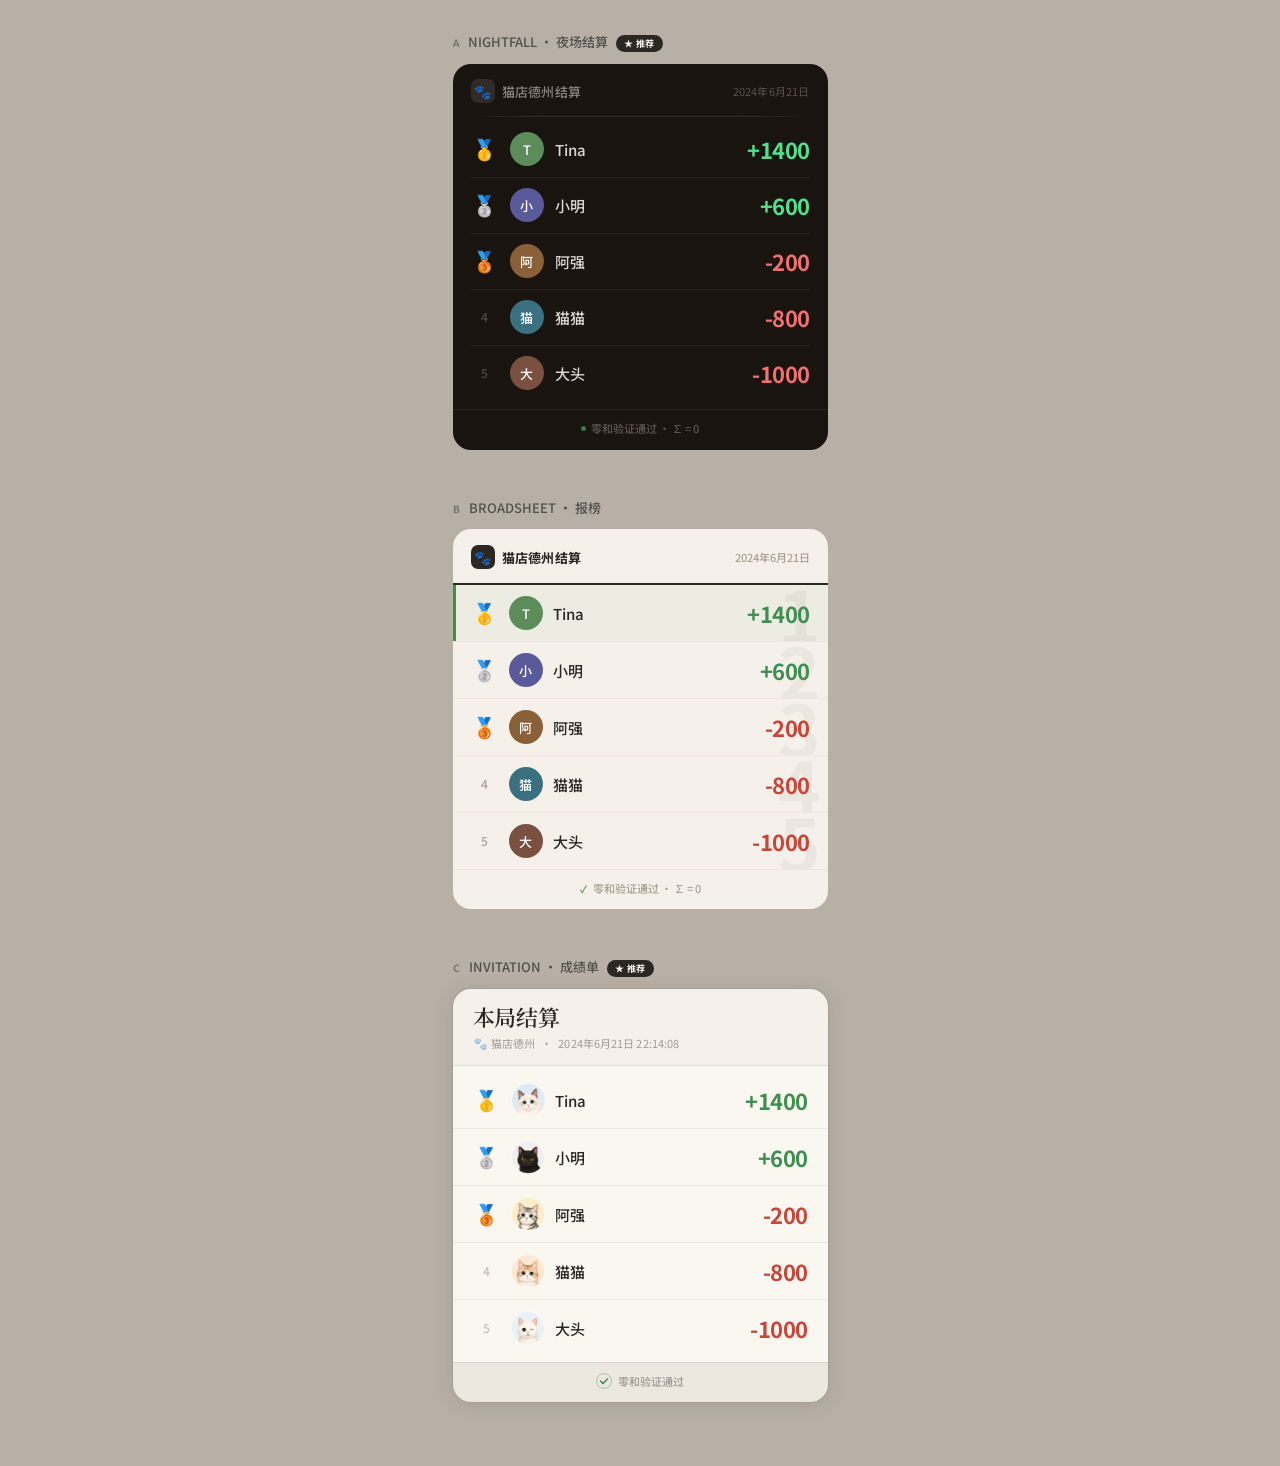
<file: preview-export-skill.html>
<!DOCTYPE html>
<html lang="zh">
<head>
<meta charset="UTF-8">
<meta name="viewport" content="width=device-width, initial-scale=1.0">
<title>导出卡片 · 设计稿</title>
<link rel="preconnect" href="https://fonts.googleapis.com">
<link href="https://fonts.googleapis.com/css2?family=Noto+Sans+SC:wght@400;500;700&family=Noto+Serif+SC:wght@500;600&display=swap" rel="stylesheet">
<style>
*, *::before, *::after { box-sizing: border-box; margin: 0; padding: 0; }

body {
  background: #B8B0A6;
  min-height: 100vh;
  padding: 32px 16px 64px;
  font-family: 'Noto Sans SC', 'PingFang SC', system-ui, sans-serif;
  display: flex;
  flex-direction: column;
  align-items: center;
  gap: 48px;
}

/* ── Preview labels ── */
.preview-block { width: 100%; max-width: 375px; }
.preview-meta {
  display: flex;
  align-items: baseline;
  gap: 8px;
  margin-bottom: 12px;
}
.preview-tag {
  font-size: 10px;
  font-weight: 700;
  letter-spacing: 1.2px;
  text-transform: uppercase;
  color: rgba(0,0,0,.35);
}
.preview-name {
  font-size: 13px;
  font-weight: 500;
  color: rgba(0,0,0,.55);
}
.badge-rec {
  font-size: 9px;
  font-weight: 700;
  letter-spacing: .5px;
  background: #2B2722;
  color: #F5F1EA;
  padding: 2px 8px;
  border-radius: 99px;
  text-transform: uppercase;
}

/* ── Shared avatar chip ── */
.av {
  width: 34px; height: 34px;
  border-radius: 50%;
  display: flex;
  align-items: center;
  justify-content: center;
  font-size: 13px;
  font-weight: 500;
  color: #fff;
  flex-shrink: 0;
  position: relative;
  overflow: hidden;
}
.av img { width: 100%; height: 100%; object-fit: cover; }


/* ══════════════════════════════════════════════
   CARD 1 — NIGHTFALL  ★ 推荐
   设计主张：牌局结束，夜场氛围。深暖底色 + 发光
   数字。像高级俱乐部的内场结算屏。
══════════════════════════════════════════════ */
.c1 {
  background: #1A1410;
  border-radius: 18px;
  overflow: hidden;
}

.c1-header {
  display: flex;
  align-items: center;
  padding: 15px 18px 13px;
}
.c1-brand {
  display: flex;
  align-items: center;
  gap: 7px;
  flex: 1;
}
.c1-paw {
  width: 24px; height: 24px;
  background: rgba(245,241,234,.1);
  border-radius: 7px;
  display: flex; align-items: center; justify-content: center;
  font-size: 14px;
}
.c1-title {
  font-size: 13px;
  font-weight: 500;
  color: rgba(245,241,234,.5);
  letter-spacing: .3px;
}
.c1-date {
  font-size: 11px;
  color: rgba(245,241,234,.28);
  letter-spacing: .2px;
}

/* Divider */
.c1-div {
  height: 1px;
  background: linear-gradient(90deg,
    transparent 0%,
    rgba(245,241,234,.12) 20%,
    rgba(245,241,234,.12) 80%,
    transparent 100%);
  margin: 0 18px;
}

.c1-rows { padding: 4px 0 6px; }
.c1-row {
  display: flex;
  align-items: center;
  gap: 11px;
  padding: 11px 18px;
  position: relative;
}
.c1-row + .c1-row::before {
  content: '';
  position: absolute;
  top: 0; left: 18px; right: 18px;
  height: 1px;
  background: rgba(245,241,234,.06);
}

.c1-rank {
  width: 28px;
  text-align: center;
  flex-shrink: 0;
  line-height: 1;
}
.c1-rank.num {
  font-size: 12px;
  color: rgba(245,241,234,.25);
  font-weight: 500;
}
.c1-rank.medal { font-size: 20px; }

.c1-name {
  font-size: 15px;
  font-weight: 500;
  color: rgba(245,241,234,.88);
  flex: 1;
  min-width: 0;
  white-space: nowrap;
  overflow: hidden;
  text-overflow: ellipsis;
}

.c1-pnl {
  font-size: 22px;
  font-weight: 700;
  font-variant-numeric: tabular-nums;
  letter-spacing: -.5px;
  flex-shrink: 0;
  min-width: 76px;
  text-align: right;
}
.c1-pnl.win { color: #52E08C; }
.c1-pnl.lose { color: #F07070; }
.c1-pnl.zero { color: rgba(245,241,234,.3); }

.c1-footer {
  display: flex;
  align-items: center;
  justify-content: center;
  gap: 5px;
  padding: 10px 18px 14px;
  font-size: 11px;
  font-weight: 500;
  color: rgba(245,241,234,.3);
  border-top: 1px solid rgba(245,241,234,.07);
  margin-top: 2px;
}
.c1-footer .dot {
  width: 5px; height: 5px;
  border-radius: 50%;
  background: rgba(82,224,140,.5);
  flex-shrink: 0;
}


/* ══════════════════════════════════════════════
   CARD 2 — BROADSHEET
   设计主张：报纸体育版结果榜。大号水印序号制造
   纵深感；冠军行左侧绿线。纯排版驱动。
══════════════════════════════════════════════ */
.c2 {
  background: #F5F1EA;
  border-radius: 18px;
  overflow: hidden;
}

.c2-header {
  padding: 16px 18px 14px;
  display: flex;
  align-items: center;
  border-bottom: 2px solid #2B2722;
}
.c2-brand {
  display: flex;
  align-items: center;
  gap: 7px;
  flex: 1;
}
.c2-paw {
  width: 24px; height: 24px;
  background: #2B2722;
  border-radius: 7px;
  display: flex; align-items: center; justify-content: center;
  font-size: 14px;
}
.c2-title {
  font-size: 13px;
  font-weight: 700;
  color: #2B2722;
  letter-spacing: .3px;
}
.c2-date {
  font-size: 11px;
  font-weight: 500;
  color: #A8A095;
}

.c2-rows { padding: 0; }
.c2-row {
  display: flex;
  align-items: center;
  gap: 10px;
  padding: 11px 18px;
  position: relative;
  overflow: hidden;
}
.c2-row + .c2-row {
  border-top: 1px solid #ECE6DC;
}
.c2-row.top {
  background: rgba(62,142,79,.05);
}
.c2-row.top::before {
  content: '';
  position: absolute;
  left: 0; top: 0; bottom: 0;
  width: 3px;
  background: #3E8E4F;
}

/* Watermark rank number behind row */
.c2-wm {
  position: absolute;
  right: 12px;
  top: 50%;
  transform: translateY(-50%);
  font-size: 72px;
  font-weight: 700;
  color: rgba(43,39,34,.05);
  line-height: 1;
  pointer-events: none;
  letter-spacing: -4px;
  font-variant-numeric: tabular-nums;
}

.c2-rank {
  width: 28px;
  text-align: center;
  flex-shrink: 0;
  line-height: 1;
}
.c2-rank.num {
  font-size: 12px;
  color: #A8A095;
  font-weight: 500;
}
.c2-rank.medal { font-size: 20px; }

.c2-name {
  font-size: 15px;
  font-weight: 500;
  color: #2B2722;
  flex: 1;
  min-width: 0;
  white-space: nowrap;
  overflow: hidden;
  text-overflow: ellipsis;
}

.c2-pnl {
  font-size: 22px;
  font-weight: 700;
  font-variant-numeric: tabular-nums;
  letter-spacing: -.5px;
  flex-shrink: 0;
  min-width: 76px;
  text-align: right;
  position: relative;
  z-index: 1;
}
.c2-pnl.win { color: #3E8E4F; }
.c2-pnl.lose { color: #C8453A; }
.c2-pnl.zero { color: #A8A095; }

.c2-footer {
  display: flex;
  align-items: center;
  justify-content: center;
  gap: 6px;
  padding: 10px 18px 13px;
  font-size: 11px;
  font-weight: 500;
  color: #A8A095;
  border-top: 1px solid #ECE6DC;
}
.c2-footer .tick {
  font-size: 10px;
  color: #3E8E4F;
}


/* ══════════════════════════════════════════════
   CARD 3 — INVITATION
   设计主张：上下分栏。深色顶部（品牌区 + 本局标
   题）衬托浅色主体（排行列表）。像活动邀请函或
   赛事成绩单，结构性更强。
══════════════════════════════════════════════ */
.c3 {
  border-radius: 18px;
  overflow: hidden;
  box-shadow: 0 2px 20px rgba(43,39,34,.13), 0 0 0 1px rgba(43,39,34,.08);
}

.c3-top {
  background: #F5F1EA;
  padding: 15px 20px 14px;
  border-bottom: 1px solid rgba(43,39,34,.1);
}
.c3-paw {
  font-size: 12px;
}
.c3-headline {
  font-family: 'Noto Serif SC', 'Noto Sans SC', serif;
  font-size: 22px;
  font-weight: 600;
  color: #2B2722;
  line-height: 1.15;
  letter-spacing: -.2px;
  margin-bottom: 5px;
}
.c3-sub {
  font-size: 11px;
  color: rgba(43,39,34,.42);
  font-weight: 400;
  letter-spacing: .1px;
  display: flex;
  align-items: center;
  gap: 3px;
}

.c3-body {
  background: #FAF7F1;
  padding: 6px 0;
}

.c3-row {
  display: flex;
  align-items: center;
  gap: 10px;
  padding: 11px 20px;
  position: relative;
}
.c3-row + .c3-row {
  border-top: 1px solid rgba(43,39,34,.07);
}

.c3-rank {
  width: 28px;
  text-align: center;
  flex-shrink: 0;
  line-height: 1;
}
.c3-rank.num {
  font-size: 12px;
  color: #C4BDB5;
  font-weight: 500;
}
.c3-rank.medal { font-size: 20px; }

.c3-name {
  font-size: 15px;
  font-weight: 500;
  color: #2B2722;
  flex: 1;
  min-width: 0;
  white-space: nowrap;
  overflow: hidden;
  text-overflow: ellipsis;
}

.c3-pnl {
  font-size: 22px;
  font-weight: 700;
  font-variant-numeric: tabular-nums;
  letter-spacing: -.5px;
  flex-shrink: 0;
  min-width: 76px;
  text-align: right;
}
.c3-pnl.win { color: #3E8E4F; }
.c3-pnl.lose { color: #C8453A; }
.c3-pnl.zero { color: #B0A898; }

.c3-footer {
  background: #EDE8DF;
  display: flex;
  align-items: center;
  justify-content: center;
  gap: 6px;
  padding: 10px 20px 13px;
  font-size: 11px;
  font-weight: 500;
  color: rgba(43,39,34,.4);
  border-top: 1px solid rgba(43,39,34,.08);
}
.c3-check {
  width: 16px; height: 16px;
  border-radius: 50%;
  border: 1px solid rgba(40,120,70,.35);
  display: flex; align-items: center; justify-content: center;
  flex-shrink: 0;
}
</style>
</head>
<body>

<!-- ══ CARD 1 — NIGHTFALL ══ -->
<div class="preview-block">
  <div class="preview-meta">
    <span class="preview-tag">A</span>
    <span class="preview-name">NIGHTFALL · 夜场结算</span>
    <span class="badge-rec">★ 推荐</span>
  </div>
  <div class="c1">
    <div class="c1-header">
      <div class="c1-brand">
        <div class="c1-paw">🐾</div>
        <span class="c1-title">猫店德州结算</span>
      </div>
      <span class="c1-date">2024年6月21日</span>
    </div>
    <div class="c1-div"></div>
    <div class="c1-rows">
      <div class="c1-row">
        <span class="c1-rank medal">🥇</span>
        <div class="av" style="background:#5C8C5A">T</div>
        <div class="c1-name">Tina</div>
        <div class="c1-pnl win">+1400</div>
      </div>
      <div class="c1-row">
        <span class="c1-rank medal">🥈</span>
        <div class="av" style="background:#5A5A9A">小</div>
        <div class="c1-name">小明</div>
        <div class="c1-pnl win">+600</div>
      </div>
      <div class="c1-row">
        <span class="c1-rank medal">🥉</span>
        <div class="av" style="background:#8A6038">阿</div>
        <div class="c1-name">阿强</div>
        <div class="c1-pnl lose">-200</div>
      </div>
      <div class="c1-row">
        <span class="c1-rank num">4</span>
        <div class="av" style="background:#3A7080">猫</div>
        <div class="c1-name">猫猫</div>
        <div class="c1-pnl lose">-800</div>
      </div>
      <div class="c1-row">
        <span class="c1-rank num">5</span>
        <div class="av" style="background:#7A5040">大</div>
        <div class="c1-name">大头</div>
        <div class="c1-pnl lose">-1000</div>
      </div>
    </div>
    <div class="c1-footer">
      <div class="dot"></div>
      零和验证通过 · ∑ = 0
    </div>
  </div>
</div>

<!-- ══ CARD 2 — BROADSHEET ══ -->
<div class="preview-block">
  <div class="preview-meta">
    <span class="preview-tag">B</span>
    <span class="preview-name">BROADSHEET · 报榜</span>
  </div>
  <div class="c2">
    <div class="c2-header">
      <div class="c2-brand">
        <div class="c2-paw">🐾</div>
        <span class="c2-title">猫店德州结算</span>
      </div>
      <span class="c2-date">2024年6月21日</span>
    </div>
    <div class="c2-rows">
      <div class="c2-row top">
        <div class="c2-wm">1</div>
        <span class="c2-rank medal">🥇</span>
        <div class="av" style="background:#5C8C5A">T</div>
        <div class="c2-name">Tina</div>
        <div class="c2-pnl win">+1400</div>
      </div>
      <div class="c2-row">
        <div class="c2-wm">2</div>
        <span class="c2-rank medal">🥈</span>
        <div class="av" style="background:#5A5A9A">小</div>
        <div class="c2-name">小明</div>
        <div class="c2-pnl win">+600</div>
      </div>
      <div class="c2-row">
        <div class="c2-wm">3</div>
        <span class="c2-rank medal">🥉</span>
        <div class="av" style="background:#8A6038">阿</div>
        <div class="c2-name">阿强</div>
        <div class="c2-pnl lose">-200</div>
      </div>
      <div class="c2-row">
        <div class="c2-wm">4</div>
        <span class="c2-rank num">4</span>
        <div class="av" style="background:#3A7080">猫</div>
        <div class="c2-name">猫猫</div>
        <div class="c2-pnl lose">-800</div>
      </div>
      <div class="c2-row">
        <div class="c2-wm">5</div>
        <span class="c2-rank num">5</span>
        <div class="av" style="background:#7A5040">大</div>
        <div class="c2-name">大头</div>
        <div class="c2-pnl lose">-1000</div>
      </div>
    </div>
    <div class="c2-footer">
      <span class="tick">✓</span>
      零和验证通过 · ∑ = 0
    </div>
  </div>
</div>

<!-- ══ CARD 3 — INVITATION (refined) ══ -->
<div class="preview-block">
  <div class="preview-meta">
    <span class="preview-tag">C</span>
    <span class="preview-name">INVITATION · 成绩单</span>
    <span class="badge-rec">★ 推荐</span>
  </div>
  <div class="c3">
    <div class="c3-top">
      <div class="c3-headline">本局结算</div>
      <div class="c3-sub">
        <span class="c3-paw">🐾</span> 猫店德州&ensp;·&ensp;2024年6月21日 22:14:08
      </div>
    </div>
    <div class="c3-body">
      <div class="c3-row">
        <span class="c3-rank medal">🥇</span>
        <div class="av"><img src="img/avatars/cat-03.png" alt=""></div>
        <div class="c3-name">Tina</div>
        <div class="c3-pnl win">+1400</div>
      </div>
      <div class="c3-row">
        <span class="c3-rank medal">🥈</span>
        <div class="av"><img src="img/avatars/cat-11.png" alt=""></div>
        <div class="c3-name">小明</div>
        <div class="c3-pnl win">+600</div>
      </div>
      <div class="c3-row">
        <span class="c3-rank medal">🥉</span>
        <div class="av"><img src="img/avatars/cat-07.png" alt=""></div>
        <div class="c3-name">阿强</div>
        <div class="c3-pnl lose">-200</div>
      </div>
      <div class="c3-row">
        <span class="c3-rank num">4</span>
        <div class="av"><img src="img/avatars/cat-15.png" alt=""></div>
        <div class="c3-name">猫猫</div>
        <div class="c3-pnl lose">-800</div>
      </div>
      <div class="c3-row">
        <span class="c3-rank num">5</span>
        <div class="av"><img src="img/avatars/cat-22.png" alt=""></div>
        <div class="c3-name">大头</div>
        <div class="c3-pnl lose">-1000</div>
      </div>
    </div>
    <div class="c3-footer">
      <div class="c3-check">
        <svg width="10" height="10" viewBox="0 0 10 10" fill="none">
          <path d="M1.5 5l2.5 2.5 4.5-4.5" stroke="#3E8E4F" stroke-width="1.6" stroke-linecap="round" stroke-linejoin="round"/>
        </svg>
      </div>
      零和验证通过
    </div>
  </div>
</div>

</body>
</html>
</file>
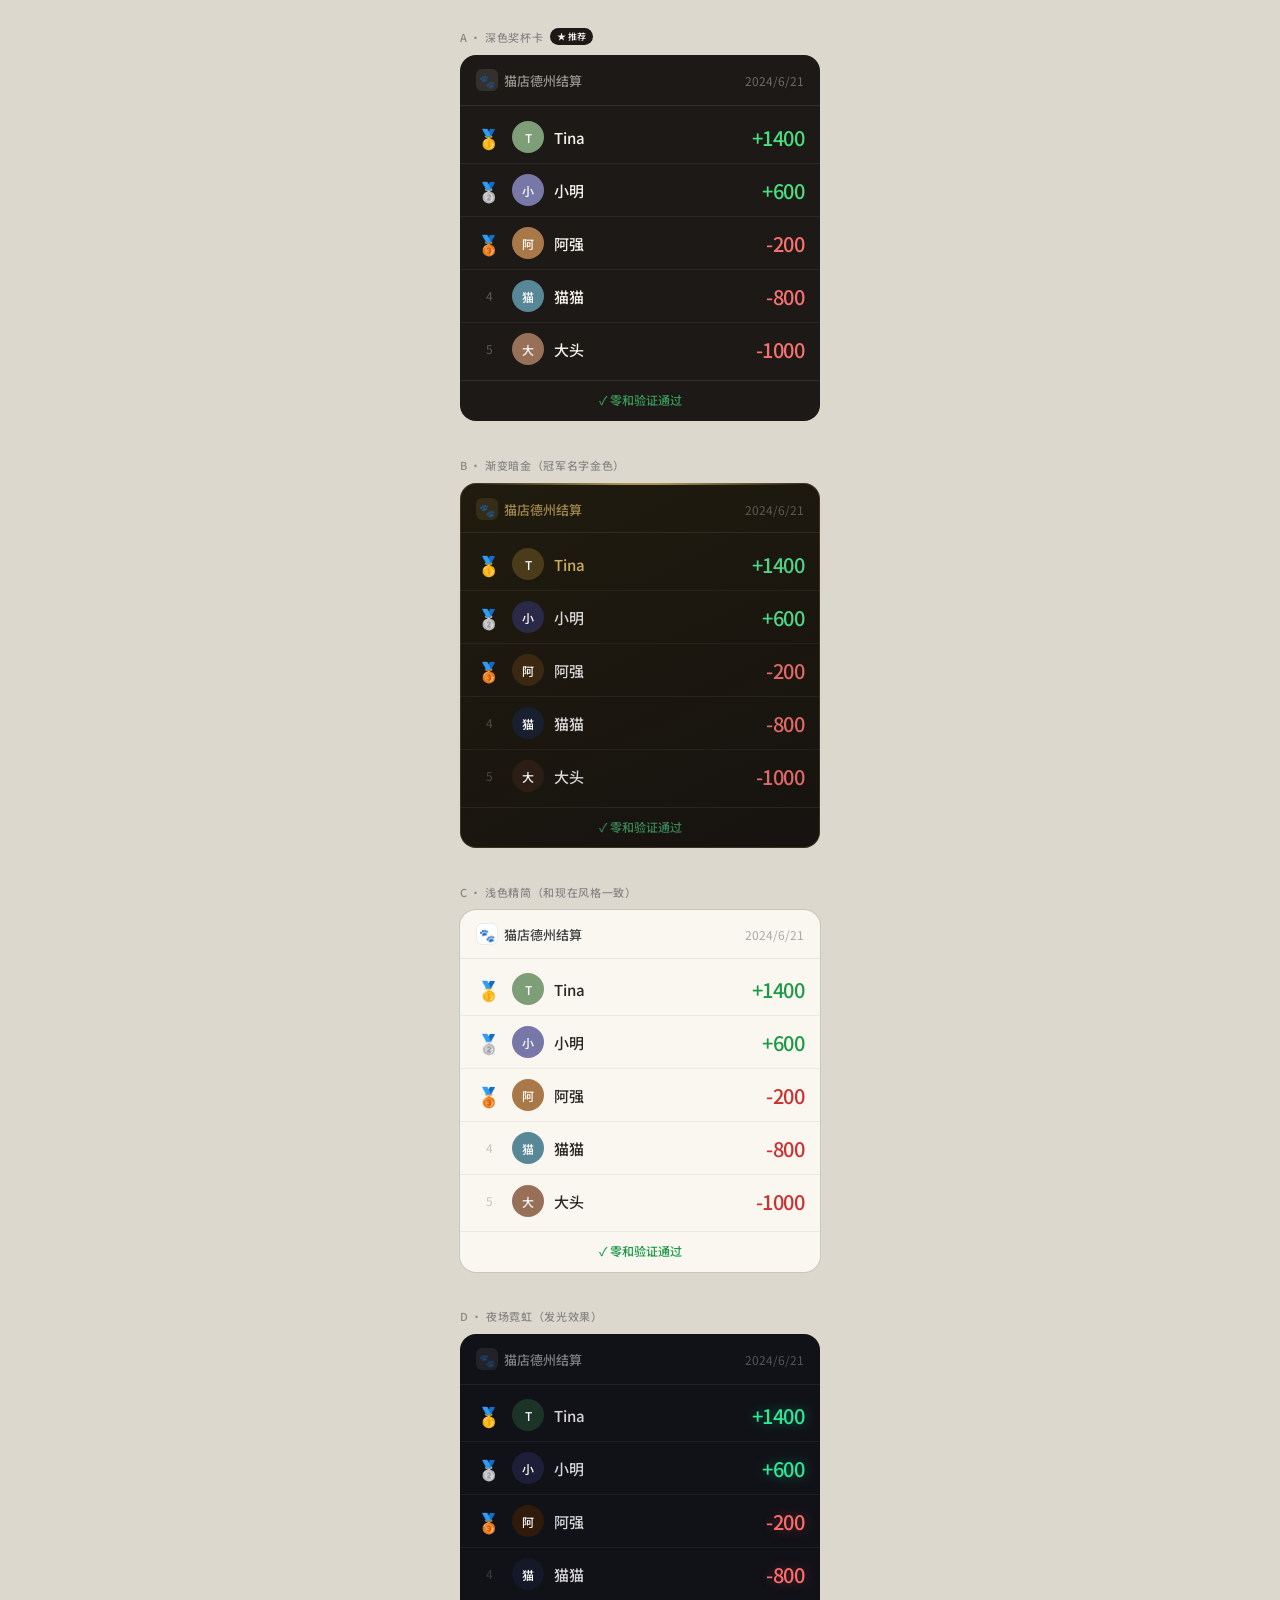
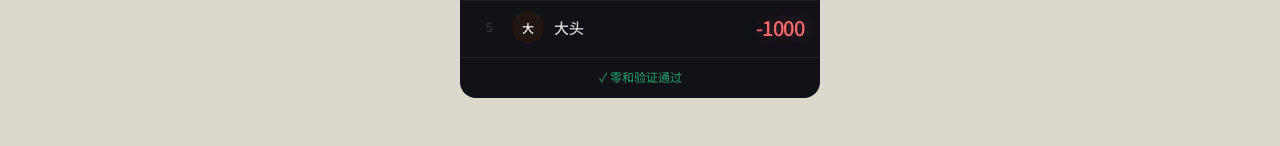
<file: preview-export.html>
<!DOCTYPE html>
<html lang="zh">
<head>
<meta charset="UTF-8">
<meta name="viewport" content="width=device-width, initial-scale=1.0">
<title>导出卡片样式预览</title>
<link rel="preconnect" href="https://fonts.googleapis.com">
<link href="https://fonts.googleapis.com/css2?family=Noto+Sans+SC:wght@400;500&display=swap" rel="stylesheet">
<style>
* { box-sizing: border-box; margin: 0; padding: 0; }
body {
  background: #DDD8CE;
  padding: 28px 20px 48px;
  font-family: 'Noto Sans SC', -apple-system, 'PingFang SC', sans-serif;
  display: flex;
  flex-direction: column;
  gap: 36px;
  max-width: 400px;
  margin: 0 auto;
}

/* Label above each card */
.label {
  font-size: 11px;
  font-weight: 500;
  letter-spacing: .7px;
  text-transform: uppercase;
  color: #888;
  margin-bottom: 10px;
  display: flex;
  align-items: center;
  gap: 7px;
}
.rec {
  background: #1C1916;
  color: #F5F1EA;
  font-size: 9px;
  font-weight: 500;
  padding: 2px 7px;
  border-radius: 20px;
  letter-spacing: 0;
  text-transform: none;
}

/* Shared avatar mock */
.av {
  width: 32px; height: 32px;
  border-radius: 50%;
  display: flex;
  align-items: center;
  justify-content: center;
  font-size: 12px;
  font-weight: 500;
  color: #fff;
  flex-shrink: 0;
  overflow: hidden;
}

/* ══════════════════════════════════════
   A · 深色奖杯卡  ★ 推荐
══════════════════════════════════════ */
.card-a {
  background: #1C1916;
  border-radius: 16px;
  overflow: hidden;
}
.card-a .hdr {
  display: flex; align-items: center;
  padding: 14px 16px;
  border-bottom: 1px solid rgba(255,255,255,.1);
}
.card-a .brand {
  display: flex; align-items: center; gap: 6px;
  font-size: 13px; font-weight: 500;
  color: rgba(245,241,234,.55);
  flex: 1;
}
.card-a .paw-icon {
  width: 22px; height: 22px;
  background: rgba(255,255,255,.1);
  border-radius: 6px;
  display: flex; align-items: center; justify-content: center;
  font-size: 13px;
}
.card-a .date { font-size: 12px; color: rgba(245,241,234,.38); }
.card-a .rows { padding: 5px 0; }
.card-a .row {
  display: flex; align-items: center; gap: 10px;
  padding: 10px 16px;
}
.card-a .row + .row { border-top: 1px solid rgba(255,255,255,.06); }
.card-a .rank {
  width: 26px; text-align: center;
  font-size: 12px; color: rgba(245,241,234,.3);
  flex-shrink: 0; line-height: 1;
}
.card-a .rank.m { font-size: 19px; color: inherit; }
.card-a .name {
  font-size: 15px; font-weight: 500;
  color: #F5F1EA; flex: 1;
  overflow: hidden; text-overflow: ellipsis; white-space: nowrap;
}
.card-a .pnl {
  font-size: 20px; font-weight: 500;
  letter-spacing: -.5px; flex-shrink: 0;
}
.card-a .w { color: #4ADE80; }
.card-a .l { color: #F87171; }
.card-a .z { color: rgba(245,241,234,.38); }
.card-a .ftr {
  display: flex; align-items: center; justify-content: center;
  padding: 10px 16px 13px;
  border-top: 1px solid rgba(255,255,255,.1);
  font-size: 12px; font-weight: 500;
  color: rgba(74,222,128,.65);
}

/* ══════════════════════════════════════
   B · 渐变暗金
══════════════════════════════════════ */
.card-b {
  background: linear-gradient(155deg, #201B0E 0%, #161310 100%);
  border-radius: 16px;
  overflow: hidden;
  box-shadow: inset 0 0 0 1px rgba(212,180,100,.18);
}
.card-b .top-bar {
  height: 2px;
  background: linear-gradient(90deg, transparent 5%, rgba(212,180,100,.75) 45%, rgba(212,180,100,.75) 55%, transparent 95%);
}
.card-b .hdr {
  display: flex; align-items: center;
  padding: 13px 16px 12px;
  border-bottom: 1px solid rgba(255,255,255,.08);
}
.card-b .brand {
  display: flex; align-items: center; gap: 6px;
  font-size: 13px; font-weight: 500;
  color: rgba(212,180,100,.7);
  flex: 1;
}
.card-b .paw-icon {
  width: 22px; height: 22px;
  background: rgba(212,180,100,.12);
  border-radius: 6px;
  display: flex; align-items: center; justify-content: center;
  font-size: 13px;
}
.card-b .date { font-size: 12px; color: rgba(255,255,255,.28); }
.card-b .rows { padding: 5px 0; }
.card-b .row {
  display: flex; align-items: center; gap: 10px;
  padding: 10px 16px;
}
.card-b .row + .row { border-top: 1px solid rgba(255,255,255,.05); }
.card-b .rank {
  width: 26px; text-align: center;
  font-size: 12px; color: rgba(255,255,255,.22);
  flex-shrink: 0; line-height: 1;
}
.card-b .rank.m { font-size: 19px; color: inherit; }
.card-b .name {
  font-size: 15px; font-weight: 500;
  color: rgba(255,255,255,.82); flex: 1;
  overflow: hidden; text-overflow: ellipsis; white-space: nowrap;
}
.card-b .row.first .name { color: rgba(212,180,100,.95); }
.card-b .pnl {
  font-size: 20px; font-weight: 500;
  letter-spacing: -.5px; flex-shrink: 0;
}
.card-b .w { color: #50D488; }
.card-b .l { color: #E06868; }
.card-b .z { color: rgba(255,255,255,.3); }
.card-b .ftr {
  display: flex; align-items: center; justify-content: center;
  padding: 10px 16px 13px;
  border-top: 1px solid rgba(255,255,255,.07);
  font-size: 12px; font-weight: 500;
  color: rgba(80,212,136,.6);
}

/* ══════════════════════════════════════
   C · 浅色精简（升级版）
══════════════════════════════════════ */
.card-c {
  background: #FAF7F1;
  border-radius: 16px;
  overflow: hidden;
  box-shadow: 0 0 0 1px rgba(66,67,67,.12);
}
.card-c .hdr {
  display: flex; align-items: center;
  padding: 13px 16px;
  border-bottom: 1px solid rgba(66,67,67,.1);
}
.card-c .brand {
  display: flex; align-items: center; gap: 6px;
  font-size: 13px; font-weight: 500;
  color: #424343; flex: 1;
}
.card-c .paw-icon {
  width: 22px; height: 22px;
  background: #fff;
  border-radius: 6px;
  border: 1px solid rgba(66,67,67,.1);
  display: flex; align-items: center; justify-content: center;
  font-size: 13px;
}
.card-c .date { font-size: 12px; color: #AAA; }
.card-c .rows { padding: 4px 0; }
.card-c .row {
  display: flex; align-items: center; gap: 10px;
  padding: 10px 16px;
}
.card-c .row + .row { border-top: 1px solid rgba(66,67,67,.07); }
.card-c .rank {
  width: 26px; text-align: center;
  font-size: 12px; color: #C8C4BC;
  flex-shrink: 0; line-height: 1;
}
.card-c .rank.m { font-size: 19px; color: inherit; }
.card-c .name {
  font-size: 15px; font-weight: 500;
  color: #2A2724; flex: 1;
  overflow: hidden; text-overflow: ellipsis; white-space: nowrap;
}
.card-c .pnl {
  font-size: 20px; font-weight: 500;
  letter-spacing: -.5px; flex-shrink: 0;
}
.card-c .w { color: #1B9A46; }
.card-c .l { color: #CC3030; }
.card-c .z { color: #BBB; }
.card-c .ftr {
  display: flex; align-items: center; justify-content: center;
  padding: 10px 16px 13px;
  border-top: 1px solid rgba(66,67,67,.09);
  font-size: 12px; font-weight: 500;
  color: #1B9A46;
}

/* ══════════════════════════════════════
   D · 夜场霓虹
══════════════════════════════════════ */
.card-d {
  background: #111218;
  border-radius: 16px;
  overflow: hidden;
}
.card-d .hdr {
  display: flex; align-items: center;
  padding: 14px 16px;
  border-bottom: 1px solid rgba(255,255,255,.07);
}
.card-d .brand {
  display: flex; align-items: center; gap: 6px;
  font-size: 13px; font-weight: 500;
  color: rgba(255,255,255,.45);
  flex: 1;
}
.card-d .paw-icon {
  width: 22px; height: 22px;
  background: rgba(255,255,255,.07);
  border-radius: 6px;
  display: flex; align-items: center; justify-content: center;
  font-size: 13px;
}
.card-d .date { font-size: 12px; color: rgba(255,255,255,.28); }
.card-d .rows { padding: 4px 0; }
.card-d .row {
  display: flex; align-items: center; gap: 10px;
  padding: 10px 16px;
}
.card-d .row + .row { border-top: 1px solid rgba(255,255,255,.05); }
.card-d .rank {
  width: 26px; text-align: center;
  font-size: 12px; color: rgba(255,255,255,.18);
  flex-shrink: 0; line-height: 1;
}
.card-d .rank.m { font-size: 19px; color: inherit; }
.card-d .name {
  font-size: 15px; font-weight: 500;
  color: rgba(255,255,255,.82); flex: 1;
  overflow: hidden; text-overflow: ellipsis; white-space: nowrap;
}
.card-d .pnl {
  font-size: 20px; font-weight: 500;
  letter-spacing: -.5px; flex-shrink: 0;
}
.card-d .w { color: #2EE89A; text-shadow: 0 0 14px rgba(46,232,154,.4); }
.card-d .l { color: #FF6B6B; text-shadow: 0 0 14px rgba(255,107,107,.35); }
.card-d .z { color: rgba(255,255,255,.28); }
.card-d .ftr {
  display: flex; align-items: center; justify-content: center;
  padding: 10px 16px 13px;
  border-top: 1px solid rgba(255,255,255,.06);
  font-size: 12px; font-weight: 500;
  color: rgba(46,232,154,.55);
}
</style>
</head>
<body>

<!-- OPTION A -->
<div>
  <div class="label">A · 深色奖杯卡 <span class="rec">★ 推荐</span></div>
  <div class="card-a">
    <div class="hdr">
      <div class="brand"><div class="paw-icon">🐾</div> 猫店德州结算</div>
      <div class="date">2024/6/21</div>
    </div>
    <div class="rows">
      <div class="row">
        <span class="rank m">🥇</span>
        <div class="av" style="background:#7E9E78">T</div>
        <div class="name">Tina</div>
        <div class="pnl w">+1400</div>
      </div>
      <div class="row">
        <span class="rank m">🥈</span>
        <div class="av" style="background:#7878A8">小</div>
        <div class="name">小明</div>
        <div class="pnl w">+600</div>
      </div>
      <div class="row">
        <span class="rank m">🥉</span>
        <div class="av" style="background:#A87848">阿</div>
        <div class="name">阿强</div>
        <div class="pnl l">-200</div>
      </div>
      <div class="row">
        <span class="rank">4</span>
        <div class="av" style="background:#588898">猫</div>
        <div class="name">猫猫</div>
        <div class="pnl l">-800</div>
      </div>
      <div class="row">
        <span class="rank">5</span>
        <div class="av" style="background:#987058">大</div>
        <div class="name">大头</div>
        <div class="pnl l">-1000</div>
      </div>
    </div>
    <div class="ftr">✓ 零和验证通过</div>
  </div>
</div>

<!-- OPTION B -->
<div>
  <div class="label">B · 渐变暗金（冠军名字金色）</div>
  <div class="card-b">
    <div class="top-bar"></div>
    <div class="hdr">
      <div class="brand"><div class="paw-icon">🐾</div> 猫店德州结算</div>
      <div class="date">2024/6/21</div>
    </div>
    <div class="rows">
      <div class="row first">
        <span class="rank m">🥇</span>
        <div class="av" style="background:#4A3C1A">T</div>
        <div class="name">Tina</div>
        <div class="pnl w">+1400</div>
      </div>
      <div class="row">
        <span class="rank m">🥈</span>
        <div class="av" style="background:#2A2A48">小</div>
        <div class="name">小明</div>
        <div class="pnl w">+600</div>
      </div>
      <div class="row">
        <span class="rank m">🥉</span>
        <div class="av" style="background:#3A2810">阿</div>
        <div class="name">阿强</div>
        <div class="pnl l">-200</div>
      </div>
      <div class="row">
        <span class="rank">4</span>
        <div class="av" style="background:#182030">猫</div>
        <div class="name">猫猫</div>
        <div class="pnl l">-800</div>
      </div>
      <div class="row">
        <span class="rank">5</span>
        <div class="av" style="background:#2C1E14">大</div>
        <div class="name">大头</div>
        <div class="pnl l">-1000</div>
      </div>
    </div>
    <div class="ftr">✓ 零和验证通过</div>
  </div>
</div>

<!-- OPTION C -->
<div>
  <div class="label">C · 浅色精简（和现在风格一致）</div>
  <div class="card-c">
    <div class="hdr">
      <div class="brand"><div class="paw-icon">🐾</div> 猫店德州结算</div>
      <div class="date">2024/6/21</div>
    </div>
    <div class="rows">
      <div class="row">
        <span class="rank m">🥇</span>
        <div class="av" style="background:#7E9E78">T</div>
        <div class="name">Tina</div>
        <div class="pnl w">+1400</div>
      </div>
      <div class="row">
        <span class="rank m">🥈</span>
        <div class="av" style="background:#7878A8">小</div>
        <div class="name">小明</div>
        <div class="pnl w">+600</div>
      </div>
      <div class="row">
        <span class="rank m">🥉</span>
        <div class="av" style="background:#A87848">阿</div>
        <div class="name">阿强</div>
        <div class="pnl l">-200</div>
      </div>
      <div class="row">
        <span class="rank">4</span>
        <div class="av" style="background:#588898">猫</div>
        <div class="name">猫猫</div>
        <div class="pnl l">-800</div>
      </div>
      <div class="row">
        <span class="rank">5</span>
        <div class="av" style="background:#987058">大</div>
        <div class="name">大头</div>
        <div class="pnl l">-1000</div>
      </div>
    </div>
    <div class="ftr">✓ 零和验证通过</div>
  </div>
</div>

<!-- OPTION D -->
<div>
  <div class="label">D · 夜场霓虹（发光效果）</div>
  <div class="card-d">
    <div class="hdr">
      <div class="brand"><div class="paw-icon">🐾</div> 猫店德州结算</div>
      <div class="date">2024/6/21</div>
    </div>
    <div class="rows">
      <div class="row">
        <span class="rank m">🥇</span>
        <div class="av" style="background:#1C3428">T</div>
        <div class="name">Tina</div>
        <div class="pnl w">+1400</div>
      </div>
      <div class="row">
        <span class="rank m">🥈</span>
        <div class="av" style="background:#1E1E38">小</div>
        <div class="name">小明</div>
        <div class="pnl w">+600</div>
      </div>
      <div class="row">
        <span class="rank m">🥉</span>
        <div class="av" style="background:#301A0A">阿</div>
        <div class="name">阿强</div>
        <div class="pnl l">-200</div>
      </div>
      <div class="row">
        <span class="rank">4</span>
        <div class="av" style="background:#141828">猫</div>
        <div class="name">猫猫</div>
        <div class="pnl l">-800</div>
      </div>
      <div class="row">
        <span class="rank">5</span>
        <div class="av" style="background:#221612">大</div>
        <div class="name">大头</div>
        <div class="pnl l">-1000</div>
      </div>
    </div>
    <div class="ftr">✓ 零和验证通过</div>
  </div>
</div>

</body>
</html>
</file>
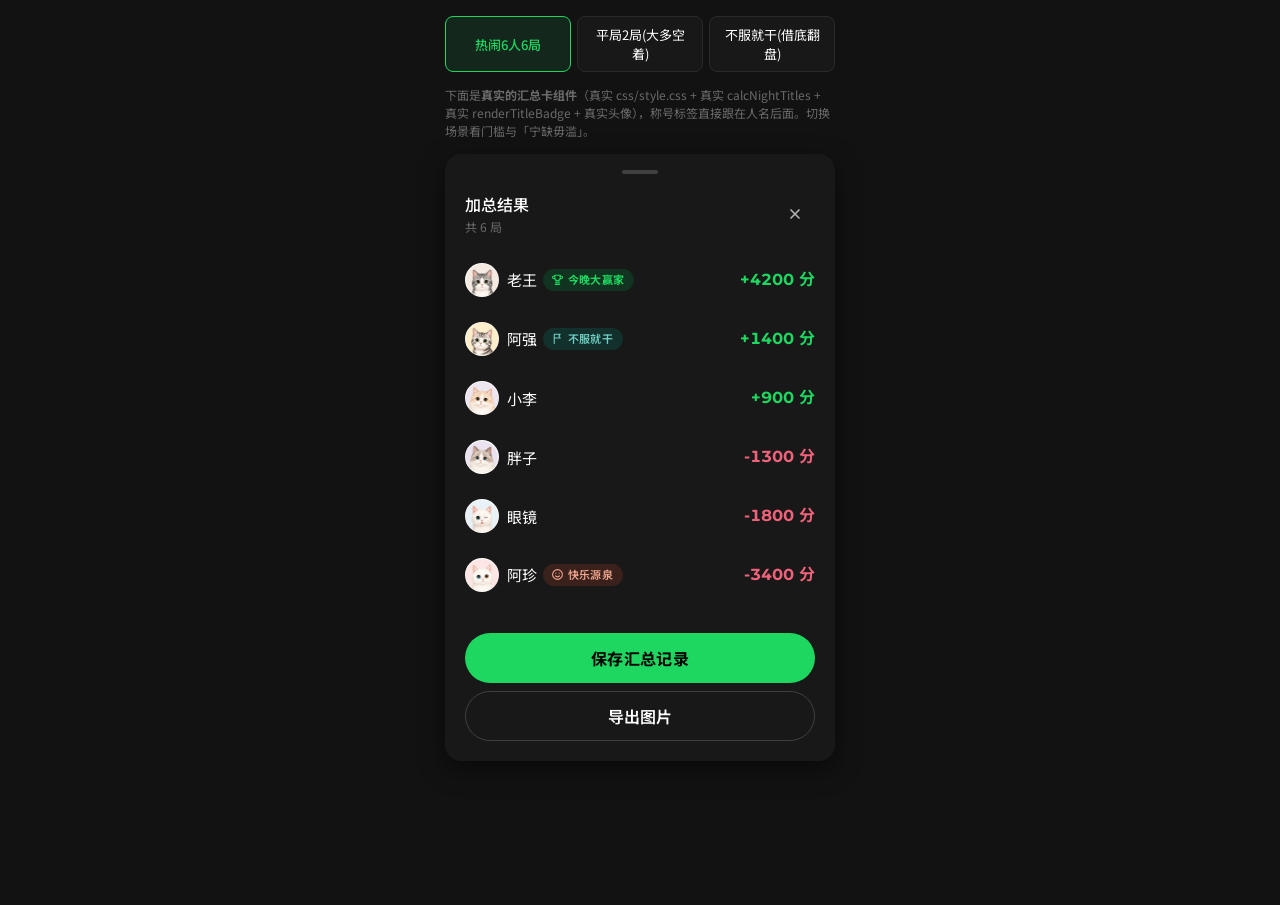
<file: preview-titles.html>
<!DOCTYPE html>
<html lang="zh-CN">
<head>
<meta charset="UTF-8">
<meta name="viewport" content="width=device-width, initial-scale=1, maximum-scale=1, user-scalable=no">
<title>称号系统预览（真实组件）</title>
<!-- 真实样式 + 真实逻辑，预览所见即线上所得 -->
<link rel="stylesheet" href="css/style.css?v=22">
<style>
  /* 仅为预览页面布局，不触碰任何组件 class */
  body{background:var(--bg);margin:0;padding:16px;display:flex;flex-direction:column;align-items:center;gap:14px;
    font-family:var(--font)}
  .pv-controls{width:100%;max-width:390px;display:flex;gap:6px;flex-wrap:wrap}
  .pv-btn{flex:1;min-width:90px;padding:8px 10px;border:1px solid var(--n20);background:var(--surface);
    border-radius:var(--r8);font-family:var(--font);font-size:13px;color:var(--ink-1);cursor:pointer}
  .pv-btn.active{background:var(--brand-soft);color:var(--brand);border-color:var(--brand);font-weight:500}
  .pv-note{max-width:390px;font-size:12px;color:var(--ink-3);line-height:1.5}
  /* 把真实半页 sheet 以静态面板形式摆出来看（仅改定位，不改观感） */
  .pv-stage{width:100%;max-width:390px}
  .pv-stage .modal-sheet{position:static;max-height:none;border-radius:var(--r16);box-shadow:var(--sh8);
    animation:none;transform:none}
</style>
</head>
<body>

<div class="pv-controls" id="scene-btns"></div>
<div class="pv-note">下面是<b>真实的汇总卡组件</b>（真实 css/style.css + 真实 calcNightTitles + 真实 renderTitleBadge + 真实头像），称号标签直接跟在人名后面。切换场景看门槛与「宁缺毋滥」。</div>

<!-- 真实 summary-result-modal 结构，逐字复刻自 index.html -->
<div class="pv-stage">
  <div class="modal-sheet has-scroll-body">
    <div class="modal-handle"></div>
    <div class="modal-header">
      <div>
        <div style="font-size:16px;font-weight:500">加总结果</div>
        <div id="summary-result-info" style="font-size:12px;color:var(--ink-3);margin-top:2px;font-weight:400"></div>
      </div>
      <button class="btn-icon" aria-label="关闭">
        <svg width="16" height="16" viewBox="0 0 24 24" fill="none" stroke="currentColor" stroke-width="2.5" stroke-linecap="round"><line x1="18" y1="6" x2="6" y2="18"/><line x1="6" y1="6" x2="18" y2="18"/></svg>
      </button>
    </div>
    <div id="summary-result-body" class="modal-scroll-body"></div>
    <div class="modal-footer">
      <button class="btn btn-primary" style="margin-bottom:8px">保存汇总记录</button>
      <button class="btn btn-secondary">导出图片</button>
    </div>
  </div>
</div>

<!-- 真实逻辑文件 -->
<script src="js/avatars.js?v=22"></script>
<script src="js/settlement.js?v=22"></script>
<script src="js/night-titles.js?v=22"></script>
<script>
// 仅预览用的假数据。每个 result 含 {name,pnl,buyIns,avatarId}
const NAME2AV = {'老王':0,'阿强':6,'小李':11,'胖子':17,'眼镜':21,'阿珍':24};
function mk(rows){ // rows: {name:[pnl,buyIns]}
  const results={}; let i=0;
  for(const n in rows){ results['p'+(i++)]={name:n, pnl:rows[n][0], buyIns:rows[n][1]||0, avatarId:NAME2AV[n]}; }
  return {results};
}
const SCENES = {
  '热闹6人6局':[
    mk({老王:[1800],阿强:[-600,1],小李:[-400],胖子:[-300],眼镜:[-500,1],阿珍:[0]}),
    mk({老王:[900],阿强:[-1100,1],小李:[600],胖子:[200],眼镜:[-700,1],阿珍:[100]}),
    mk({老王:[-200],阿强:[-800,1],小李:[500],胖子:[300],眼镜:[1200],阿珍:[-1000,1]}),
    mk({老王:[700],阿强:[1600],小李:[-300],胖子:[-600],眼镜:[-400],阿珍:[-1000,1]}),
    mk({老王:[400],阿强:[900],小李:[300],胖子:[-500,1],眼镜:[-600],阿珍:[-500,1]}),
    mk({老王:[600],阿强:[1400],小李:[200],胖子:[-400],眼镜:[-800,1],阿珍:[-1000,1]}),
  ],
  '平局2局(大多空着)':[
    mk({老王:[300],阿强:[-200],小李:[100],胖子:[-200]}),
    mk({老王:[-100],阿强:[400],小李:[-200],胖子:[-100]}),
  ],
  '不服就干(借底翻盘)':[
    mk({老王:[-900,1],阿强:[600],小李:[300]}),
    mk({老王:[-1100,1],阿强:[500],小李:[600]}),
    mk({老王:[-800,1],阿强:[400],小李:[400]}),
    mk({老王:[3400],阿强:[-1700,1],小李:[-1700,1]}),
  ],
};

function render(scene){
  const rounds = SCENES[scene];
  const summary = calcNightSummary(rounds);
  const titleByName = {};
  calcNightTitles(rounds).forEach(t=>{ titleByName[t.name]=t; });
  document.getElementById('summary-result-info').textContent = '共 '+summary.roundCount+' 局';
  const esc = s => String(s).replace(/[&<>"]/g,c=>({'&':'&amp;','<':'&lt;','>':'&gt;','"':'&quot;'}[c]));
  // 逐字复刻 doAggregate 的玩家行（含行内称号徽标，同一 renderTitleBadge）
  const rows = summary.players.map(p=>{
    const cls = p.total>0?'positive':p.total<0?'negative':'neutral';
    return '<div style="display:flex;justify-content:space-between;align-items:center;padding:12px 0;border-bottom:1px solid var(--n10)">'+
      '<div style="display:flex;align-items:center;gap:8px;min-width:0">'+
      '<div class="avatar-circle sm" style="background:'+getAvatarBg(NAME2AV[p.name])+';flex-shrink:0">'+getAvatarSvg(NAME2AV[p.name])+'</div>'+
      '<span class="agg-name-wrap"><span class="agg-name">'+esc(p.name)+'</span>'+renderTitleBadge(titleByName[p.name])+'</span>'+
      '</div>'+
      '<span class="pnl-inline '+cls+'">'+formatPnl(p.total)+' 分</span></div>';
  }).join('');
  document.getElementById('summary-result-body').innerHTML = rows;
}

const box = document.getElementById('scene-btns');
Object.keys(SCENES).forEach((k,i)=>{
  const b=document.createElement('button');
  b.className='pv-btn'+(i===0?' active':''); b.textContent=k;
  b.onclick=()=>{ [...box.children].forEach(c=>c.classList.remove('active')); b.classList.add('active'); render(k); };
  box.appendChild(b);
});
render(Object.keys(SCENES)[0]);
</script>
</body>
</html>
</file>
<file: css/style.css>
@import url('https://fonts.googleapis.com/css2?family=Montserrat:wght@400;500;600;700;800;900&family=Noto+Sans+SC:wght@300;400;500;700;900&display=swap');

/* ════════════════════════════════════════════════════════════════
   SPOTIFY 设计语言 —— 暗·沉浸 / 圆润 / 绿色单点
   参考: awesome-design-md/spotify/DESIGN.md
   近黑沉浸(内容优先) + Spotify 绿单点 + pill/圆形几何 + 重阴影;
   Montserrat 做 Latin/数字,中文走 Noto Sans SC(遵 LAMBORGHINI-DESIGN.md §2)。
   ════════════════════════════════════════════════════════════════ */
:root {
  /* ── 近黑沉浸表面(content-first darkness) ── */
  --bg:            #121212;
  --surface:       #181818;   /* 卡片 */
  --surface-sunken:#0d0d0d;
  --line:          #2a2a2a;

  /* ── 主色:Spotify 绿 ── */
  --brand:         #1ed760;
  --brand-strong:  #1fdf64;
  --brand-soft:    #14271c;   /* 暗绿底 */
  --brand-shadow:  rgba(30,215,96,.3);

  /* ── P&L:绿赢 + Spotify 粉红输 ── */
  --win:           #1ed760;
  --lose:          #f0617a;
  --flat:          #a7a7a7;

  /* 成就称号:暗场适配(深底 + 亮字;冠军=绿主角) */
  --title-champ-bg:    #11331f;  --title-champ-ink:    #1ed760;  /* 🏆 今晚大赢家 */
  --title-fish-bg:     #3a211c;  --title-fish-ink:     #f0a58c;  /* 快乐源泉 */
  --title-streak-bg:   #16301f;  --title-streak-ink:   #6fcb89;  /* 常胜将军 */
  --title-steady-bg:   #1b2433;  --title-steady-ink:   #8fb0de;  /* 稳如泰山 */
  --title-comeback-bg: #33230f;  --title-comeback-ink: #e0a05c;  /* 后程发力 */
  --title-bigheart-bg: #2a1c33;  --title-bigheart-ink: #c49be0;  /* 大心脏 */
  --title-fighter-bg:  #12302c;  --title-fighter-ink:  #6fcfc4;  /* 不服就干 */

  /* Ink — Spotify 文字层级 */
  --ink-1:         #ffffff;
  --ink-2:         #b3b3b3;
  --ink-3:         #6a6a6a;

  /* Neutrals — 暗度阶梯 */
  --n10:           #1a1a1a;
  --n20:           #2a2a2a;
  --n40:           #404040;
  --n60:           #727272;
  --n80:           #b3b3b3;

  /* ── Back-compat aliases ── */
  --surface2:  var(--surface-sunken);
  --green:     var(--brand);
  --green-dk:  var(--brand-strong);
  --green-lt:  var(--brand-soft);
  --gold:      var(--brand);
  --gold-lt:   var(--brand-soft);
  --red:       var(--lose);
  --red-lt:    #2a1419;     /* 暗粉红底 */
  --pnl-win:   var(--win);
  --pnl-lose:  var(--lose);
  --text:      var(--ink-1);
  --text2:     var(--ink-2);
  --text3:     var(--ink-3);
  /* 圆润:保留圆角(Spotify 是圆的,卡片圆角 + 按钮 pill) */
  --r4:    4px;
  --r8:    8px;
  --r12:   12px;
  --r16:   16px;
  --rfull: 9999px;
  /* Spotify 重阴影(elevated 元素) */
  --sh2: 0 1px 3px rgba(0,0,0,.4);
  --sh4: 0 4px 14px rgba(0,0,0,.45);
  --sh8: 0 8px 24px rgba(0,0,0,.5);
  --font: 'Noto Sans SC','Segoe UI Variable','Segoe UI','PingFang SC','Microsoft YaHei',system-ui,sans-serif;
  /* 展示字:Latin/数字 走 Montserrat,中文回退 Noto Sans SC */
  --font-display: 'Montserrat','Noto Sans SC',system-ui,sans-serif;

  /* ── Typography scale ── */
  --fs-player:  17px;
  --fs-body:    15px;
  --fs-label:   13px;
  --fs-caption: 12px;
  --fs-tiny:    10px;

  --fw-regular: 400;
  --fw-medium:  500;

  /* ── Overlay & backdrop ── */
  --overlay-subtle:  rgba(255,255,255,.07);
  --overlay-medium:  rgba(0,0,0,.6);
  --overlay-modal:   rgba(0,0,0,.7);
  --bg-blur:         rgba(18,18,18,.86);
  --bg-blur-bar:     rgba(18,18,18,.92);

  /* ── Extended shadows ── */
  --sh-modal:  0 -8px 40px rgba(0,0,0,.6);
  --sh-sm:     0 1px 4px rgba(0,0,0,.5);

  /* ── 牌诀局部 token ── */
  --pj-bg:        #08080f;
  --pj-surface:   #12101a;
  --pj-gold:      #c9a84c;
  --pj-gold-soft: rgba(201,168,76,0.18);
  --pj-gold-glow: rgba(201,168,76,0.35);
  --pj-ink:       #f5f0e8;
  --pj-front-grad: linear-gradient(160deg,#1a0a2e 0%,#0e0b1a 60%,#0a0a0f 100%);
}

*,*::before,*::after{box-sizing:border-box;margin:0;padding:0}
html{font-size:16px;-webkit-text-size-adjust:100%}

/* Respect user's motion preference — set all durations to 0 */
@media (prefers-reduced-motion: reduce) {
  *, *::before, *::after {
    animation-duration: 0.01ms !important;
    animation-iteration-count: 1 !important;
    transition-duration: 0.01ms !important;
  }
}

body{
  font-family:var(--font);
  font-weight:400;   /* 暗底下提一档保可读 */
  background: var(--bg);
  background-image: radial-gradient(rgba(255,255,255,0.03) 1px, transparent 1px);
  background-size: 28px 28px;
  overscroll-behavior: none; /* prevent pull-to-refresh on main page */
  color:var(--text);
  min-height:100dvh;
  padding-top:56px;
  padding-bottom:calc(80px + env(safe-area-inset-bottom));
}

/* ─── Layout ─── */
.container{
  max-width:480px;
  margin:0 auto;
  padding:0 12px;
  padding-top:14px;
}

/* ─── App loader — content area only, header/nav remain visible ─── */
.app-loader {
  position: fixed;
  top: 56px;
  left: 0; right: 0; bottom: 0;
  z-index: 15;
  background: var(--bg);
  display: flex;
  align-items: center;
  justify-content: center;
  /* 底部 float-bar + nav 共约 130px，补偿使牌组视觉居中 */
  padding-bottom: calc(var(--nav-h) + 74px + env(safe-area-inset-bottom));
  transition: opacity 0.45s ease;
}
.app-loader.done {
  opacity: 0;
  pointer-events: none;
}

.loader-cards {
  position: relative;
  width: 220px;
  height: 100px;
  display: flex;
  align-items: center;
  justify-content: center;
}

.loader-card {
  position: absolute;
  width: 60px;
  height: 84px;
  border-radius: 8px;
  border: 1px solid rgba(255,255,255,0.14);
  background:
    repeating-linear-gradient(45deg,  transparent 0, transparent 5px, rgba(201,168,76,0.09) 5px, rgba(201,168,76,0.09) 6px),
    repeating-linear-gradient(-45deg, transparent 0, transparent 5px, rgba(201,168,76,0.09) 5px, rgba(201,168,76,0.09) 6px),
    var(--surface);
  box-shadow:
    0 10px 28px rgba(0,0,0,0.65),
    0 3px 8px rgba(0,0,0,0.4),
    inset 0 1px 0 rgba(255,255,255,0.07);
  display: flex;
  align-items: center;
  justify-content: center;
  opacity: 0;
}
.loader-card-mark {
  width: 28px;
  height: 28px;
  flex-shrink: 0;
}

.lc-1 { animation: lc-deal-1 2.6s cubic-bezier(0.22,1,0.36,1) infinite; }
.lc-2 { animation: lc-deal-2 2.6s cubic-bezier(0.22,1,0.36,1) infinite; }
.lc-3 { animation: lc-deal-3 2.6s cubic-bezier(0.22,1,0.36,1) infinite; }

@keyframes lc-deal-1 {
  0%          { transform: translate(0,-64px) rotate(6deg);   opacity: 0; }
  15%         { transform: translate(-74px,0) rotate(-4deg);  opacity: 1; }
  65%         { transform: translate(-74px,0) rotate(-4deg);  opacity: 1; }
  82%, 100%   { transform: translate(-74px,0) rotate(-4deg);  opacity: 0; }
}
@keyframes lc-deal-2 {
  0%, 12%     { transform: translate(0,-64px) rotate(0deg);   opacity: 0; }
  27%         { transform: translate(0,0)     rotate(1deg);   opacity: 1; }
  65%         { transform: translate(0,0)     rotate(1deg);   opacity: 1; }
  82%, 100%   { transform: translate(0,0)     rotate(1deg);   opacity: 0; }
}
@keyframes lc-deal-3 {
  0%, 22%     { transform: translate(0,-64px) rotate(-6deg);  opacity: 0; }
  37%         { transform: translate(74px,0)  rotate(4deg);   opacity: 1; }
  65%         { transform: translate(74px,0)  rotate(4deg);   opacity: 1; }
  82%, 100%   { transform: translate(74px,0)  rotate(4deg);   opacity: 0; }
}

@media (prefers-reduced-motion: reduce) {
  .lc-1, .lc-2, .lc-3 { animation: none; opacity: 0.5; transform: none; }
}

/* ─── Header — fixed, never scrolls away ─── */
.app-header{
  position:fixed;top:0;left:0;right:0;z-index:20;
  display:flex;align-items:center;justify-content:space-between;
  height:56px;
  padding:0 12px;
  gap:8px;
  background:var(--bg-blur);
  backdrop-filter:blur(14px);
  -webkit-backdrop-filter:blur(14px);
  border-bottom:1px solid var(--line);
}
.app-title{display:flex;align-items:center;gap:10px;min-width:0}
.app-title-icon{
  width:36px;height:36px;
  background:var(--surface);
  border-radius:50%;   /* Spotify 圆形封面感 */
  display:flex;align-items:center;justify-content:center;
  flex-shrink:0;
  overflow:hidden;
}
.app-title-icon img{width:100%;height:100%;object-fit:cover;display:block}
.app-title-icon svg{width:22px;height:22px}
.app-title-text{font-size:18px;font-weight:700;letter-spacing:.01em;color:var(--ink-1);white-space:nowrap;overflow:hidden;text-overflow:ellipsis}
.header-actions{display:flex;gap:6px;flex-shrink:0;align-items:center}
.btn-icon{
  width:40px;height:40px;
  border:none;background:transparent;
  border-radius:50%;
  display:flex;align-items:center;justify-content:center;
  color:var(--ink-2);cursor:pointer;
  -webkit-tap-highlight-color:transparent;
  transition:background .12s,color .12s;
}
.btn-icon:active{background:rgba(255,255,255,.1);color:var(--ink-1)}
/* 头部图标+文字胶囊(紧凑,避免挤头部) */
.btn-icon-text{
  width:auto;height:34px;
  padding:0 11px;gap:5px;
  border-radius:var(--rfull);
  background:rgba(255,255,255,.08);
  font-family:var(--font);font-size:13px;font-weight:600;
}
.btn-icon-text svg{flex-shrink:0}
.btn-icon-text:active{background:rgba(255,255,255,.16);color:var(--ink-1)}
/* 重置=次要/破坏性操作:更灰一档,从属于记录入口 */
.btn-icon-reset{color:var(--ink-3)}
.btn-icon-reset:active{color:var(--ink-1)}

/* ─── Swipe row (iOS delete) ─── */
.swipe-row{
  position:relative;
  margin-bottom:8px;
  border-radius:var(--r12);
  overflow:hidden;
  transform:translateZ(0); /* 强制 GPU 合成，消除 WebKit 圆角渲染毛边 */
}
.swipe-delete-btn{
  position:absolute;right:0;top:0;bottom:0;
  width:80px;
  background:var(--red);
  color:#fff;
  display:flex;flex-direction:column;
  align-items:center;justify-content:center;
  gap:4px;
  font-size:12px;font-weight:400;
  border-radius:0 var(--r12) var(--r12) 0;
  cursor:pointer;
  -webkit-tap-highlight-color:transparent;
  user-select:none;
}
.swipe-delete-btn svg{width:20px;height:20px}

/* ─── Player card ─── */
.player-card{
  position:relative;z-index:1;
  background:var(--surface);
  border-radius:var(--r12);
  border:none;
  outline:none;
  transition:background .15s,transform .15s;
  cursor:pointer;
  -webkit-tap-highlight-color:transparent;
  /* Long-press must not select text or pop the iOS callout menu */
  user-select:none;-webkit-user-select:none;
  -webkit-touch-callout:none;
}
.player-card *{-webkit-user-select:none;user-select:none;}
.player-card:hover{background:#242424}
.player-card:active{background:#2a2a2a}
.swipe-row.swiped .player-card{transform:translateX(-80px)}
.player-card.long-press-active{
  transform:scale(.97);
  opacity:.85;
  transition:transform .1s,opacity .1s;
}
.player-card.settled{cursor:default;opacity:.9}

.player-card-main{
  display:flex;align-items:center;
  gap:12px;padding:13px 14px;
}

/* ─── Avatar ─── */
.avatar-circle{
  width:56px;height:56px;
  border-radius:50%;overflow:hidden;
  flex-shrink:0;position:relative;
  display:flex;align-items:center;justify-content:center;
}
.avatar-circle svg{width:100%;height:100%;display:block}
.avatar-circle img,.avatar-img{
  width:100%;height:100%;object-fit:cover;display:block;
  user-select:none;-webkit-user-drag:none;
}
.emoji-avatar{
  font-size:28px;
  line-height:1;
  user-select:none;
  display:block;
}
.avatar-circle.sm{width:34px;height:34px}
.avatar-circle.clickable{cursor:pointer}
.avatar-edit-hint{
  position:absolute;inset:0;
  background:var(--overlay-medium);color:#fff;
  font-size:10px;font-weight:400;
  display:flex;align-items:center;justify-content:center;
  opacity:0;transition:opacity .15s;border-radius:50%;
}
.avatar-circle.clickable:active .avatar-edit-hint{opacity:1}

/* ─── Player info ─── */
.player-info{flex:1;min-width:0}
.player-name-row{display:flex;align-items:center;gap:0;margin-bottom:3px;flex-wrap:nowrap}
.player-name{font-size:16px;font-weight:600;white-space:nowrap;overflow:hidden;text-overflow:ellipsis;line-height:1.4}
/* icon-only edit button — neutral, flush with text baseline */
.btn-edit-name{
  background:none;border:none;color:var(--ink-3);
  padding:0 0 0 5px;margin:0;
  cursor:pointer;
  display:inline-flex;align-items:center;justify-content:center;
  width:24px;height:24px;flex-shrink:0;
  border-radius:var(--r4);-webkit-tap-highlight-color:transparent;
  transition:color .12s;
  align-self:center;
}
.btn-edit-name:active{color:var(--ink-1)}
.btn-edit-name svg{width:14px;height:14px;display:block}

/* Player card layout — name left, pnl+chevron right */
.player-name-col{flex:1;min-width:0}
.player-pnl-col{
  flex-shrink:0;
  display:flex;align-items:center;gap:4px;
  padding-left:10px;
}
.pnl-stack{display:flex;flex-direction:column;align-items:flex-end;gap:3px;}
.pnl-confirmed-row{display:flex;align-items:center;gap:5px;}
.editing-dot{
  width:6px;height:6px;border-radius:50%;
  background:var(--lose);flex-shrink:0;
  animation:editing-pulse 1.2s ease-in-out infinite;
}
@keyframes editing-pulse{0%,100%{opacity:1}50%{opacity:.25}}

/* P&L value — Montserrat 数字 */
.pnl-inline{font-family:var(--font-display);font-size:16px;font-weight:700;letter-spacing:0;line-height:1;font-variant-numeric:tabular-nums}
.pnl-inline.positive{color:var(--pnl-win)}
.pnl-inline.negative{color:var(--pnl-lose)}
.pnl-inline.neutral{color:var(--text3)}
/* 占位是中文「录入筹码」:用正文字体(不穿数字的 Montserrat),与其它中文统一 */
.pnl-inline.placeholder{font-family:var(--font);font-size:14px;font-weight:400;letter-spacing:0;color:var(--n60)}

/* ── 成就称号：行内徽标，紧跟在汇总卡排名行的玩家名字后面 ──
   名字可省略号截断，徽标 flex-shrink:0 不被挤压；徽标比名字小一档(12 vs 15px)，
   作为名字的"后缀荣誉"，不抢主行的盈亏数字 */
.agg-name-wrap{display:inline-flex;align-items:center;gap:6px;min-width:0}
.agg-name{
  font-size:15px;color:var(--ink-1);
  white-space:nowrap;overflow:hidden;text-overflow:ellipsis;
}
/* 称号彩色胶囊标签：每个称号专属低饱和色身份（--tb-bg/--tb-ink 由 JS 按称号注入），
   定制线性图标 + rfull 胶囊。「今晚大赢家」.champ 为填充主角（更重字 + 轻微抬升） */
.title-badge{
  display:inline-flex;align-items:center;gap:4px;flex-shrink:0;
  padding:3px 10px 3px 8px;border-radius:var(--rfull);
  background:var(--tb-bg);color:var(--tb-ink);
  font-size:11px;font-weight:600;line-height:1.4;white-space:nowrap;letter-spacing:.02em;
}
.title-badge svg{width:13px;height:13px;flex-shrink:0}
.title-badge.champ{
  font-weight:700;
}

/* chevron — subtle, right of pnl; spacing comes from the col's gap only */
.card-chevron{
  display:flex;align-items:center;
  color:var(--n40);flex-shrink:0;
}
.card-chevron svg{display:block}

/* ─── Add player — airy dashed amber ─── */
/* Add player — small inline button, right-aligned below list */
.add-player-row{display:flex;justify-content:flex-end;margin-top:6px;padding-right:14px}
.btn-add-player{
  display:inline-flex;align-items:center;gap:5px;
  background:none;border:none;
  font-family:var(--font);font-size:14px;font-weight:400;color:var(--n60);
  padding:8px 0;cursor:pointer;
  -webkit-tap-highlight-color:transparent;
  transition:color .12s;
}
.btn-add-player svg{width:14px;height:14px;flex-shrink:0}
.btn-add-player:active{color:var(--ink-1)}

/* ─── Summary ─── */
.summary-bar{
  background:var(--surface);
  border-radius:var(--r12);
  box-shadow:var(--sh4);
  border:1px solid var(--overlay-subtle);
  padding:12px 16px;margin-bottom:12px;
  display:flex;align-items:center;justify-content:space-between;
}
.summary-item{display:flex;align-items:center;gap:8px}
.summary-label{font-size:12px;color:var(--text3);font-weight:400}
.summary-value{font-size:17px;font-weight:400;color:var(--text)}
.balance-ok{background:var(--green-lt);color:var(--green);font-size:12px;font-weight:400;padding:4px 10px;border-radius:var(--rfull)}
.balance-warn{background:var(--red-lt);color:var(--red);font-size:12px;font-weight:400;padding:4px 10px;border-radius:var(--rfull)}

/* ─── Buttons ─── */
.btn{
  display:flex;align-items:center;justify-content:center;gap:6px;
  width:100%;border:none;
  font-family:var(--font);font-weight:400;cursor:pointer;
  touch-action:manipulation;
  -webkit-tap-highlight-color:transparent;
  transition:filter .1s,transform .1s;
}
.btn:active{filter:brightness(.92);transform:scale(.98)}
.btn:disabled{opacity:.4;cursor:not-allowed;filter:none;transform:none}
/* Spotify 主按钮:绿色全 pill + 黑字(招牌) */
.btn-primary{
  height:50px;background:var(--brand);color:#000;
  border-radius:var(--rfull);font-size:16px;font-weight:700;letter-spacing:.02em;
}
.btn-primary:active{filter:none;transform:scale(.98);background:var(--brand-strong)}
.btn-secondary{
  height:50px;background:transparent;color:var(--ink-1);
  border:1px solid var(--n40);
  border-radius:var(--rfull);font-size:16px;font-weight:600;
}
.btn-danger{
  height:50px;background:transparent;color:var(--lose);
  border:1px solid rgba(240,97,122,.4);
  border-radius:var(--rfull);font-size:16px;font-weight:600;
}
/* Cancel / dismiss — lowest hierarchy. */
.btn-ghost{
  height:50px;background:transparent;color:var(--text2);
  border:none;border-radius:var(--rfull);font-size:16px;font-weight:600;
}
.btn-ghost:active{filter:none;background:var(--n10)}

/* ─── Steppers ─── */
.stepper-rows{display:flex;flex-direction:column;gap:6px;margin-bottom:14px}
.stepper-row{
  display:flex;align-items:center;gap:10px;
  padding:10px 12px;
  background:var(--n10);
  border:1px solid var(--n20);
  border-radius:var(--r8);
}
/* 借底卡片:非筹码,用暖琥珀色调与筹码行区分;两种输入模式共用此样式 */
.stepper-row.buyin-row,.direct-input-row.buyin-row{
  background:var(--brand-soft);border-color:#1d3a28;
}
.stepper-row.buyin-row{margin-top:6px}
.chip-dot{
  width:26px;height:26px;border-radius:50%;
  display:flex;align-items:center;justify-content:center;
  font-size:9px;font-weight:600;color:#fff;flex-shrink:0;
  position:relative;
  outline:1px solid var(--n40);  /* 暗底给筹码点定义边(尤其黑筹) */
}
/* poker-chip edge marks — dashed ring near the rim (denomination chips only) */
.chip-dot.c100::before,.chip-dot.c50::before,.chip-dot.c20::before,.chip-dot.c10::before{
  content:'';position:absolute;inset:2px;border-radius:50%;
  border:1.5px dashed rgba(255,255,255,.7);
}
.chip-dot.c100{background:#2a2a2a}        /* 100 黑(暗底提亮保可见) */
.chip-dot.c50 {background:#2E7D4F}        /* 50 绿 */
.chip-dot.c20 {background:#B23A2E}        /* 20 红 */
.chip-dot.c10 {background:#F4EEE2;color:#C0392B;box-shadow:0 0 0 1.5px rgba(192,57,42,.3)}  /* 10 白(红字) */
.chip-dot.c10::before{border-color:rgba(192,57,42,.5)}
.stepper-label{flex:1;font-size:14px;font-weight:400}
.stepper-label span{display:block;font-size:11px;color:var(--text3);font-weight:300;margin-top:1px}
.stepper-ctrl{display:flex;align-items:stretch;border-radius:var(--r8);overflow:hidden;border:1px solid var(--n20)}
.stepper-btn{
  width:40px;height:40px;
  background:var(--surface);color:var(--green);
  border:none;font-family:var(--font);font-size:20px;
  display:flex;align-items:center;justify-content:center;
  cursor:pointer;-webkit-tap-highlight-color:transparent;
  transition:background .1s;flex-shrink:0;
}
.stepper-btn:active{background:var(--green-lt)}
.stepper-btn:first-child{border-right:1px solid var(--n20)}
.stepper-btn:last-child{border-left:1px solid var(--n20)}
/* Tappable count — opens keyboard */
.stepper-count{
  width:52px;height:40px;line-height:40px;
  text-align:center;text-align-last:center;
  font-size:18px;font-weight:700;color:var(--text);
  background:var(--surface);border:none;outline:none;
  font-family:var(--font-display);font-variant-numeric:tabular-nums;
  -webkit-appearance:none;appearance:none;-moz-appearance:textfield;
  padding:0;margin:0;cursor:text;box-sizing:border-box;
  display:block;
}
/* kill the number-input spinner so the digit stays centered between − and ＋ */
.stepper-count::-webkit-outer-spin-button,
.stepper-count::-webkit-inner-spin-button{-webkit-appearance:none;margin:0}
.stepper-count:focus{background:var(--green-lt);color:var(--green)}

/* ─── Chip modal PnL preview ─── */
.chip-modal-header{display:flex;align-items:center;gap:12px;margin-bottom:16px}
.chip-modal-header .avatar-circle{flex-shrink:0}
.pnl-preview-row{
  display:flex;justify-content:space-between;
  background:var(--n10);border:1px solid var(--n20);
  border-radius:var(--r8);padding:10px 14px;
  font-size:13px;color:var(--text2);
  margin-bottom:16px;
}
.pnl-preview-row span{display:flex;flex-direction:column;align-items:center;gap:2px}
.pnl-preview-row strong{font-family:var(--font-display);font-size:18px;font-weight:700;color:var(--text);font-variant-numeric:tabular-nums}
.pnl-preview-row .positive strong{color:var(--win)}
.pnl-preview-row .negative strong{color:var(--lose)}

/* Input mode toggle */
.mode-toggle{
  display:flex;align-items:center;justify-content:flex-end;
  gap:6px;margin-bottom:12px;
}
.mode-toggle-label{font-size:12px;color:var(--text3)}
.mode-toggle-btn{
  display:inline-flex;align-items:center;gap:4px;
  background:var(--n10);border:1px solid var(--n20);
  border-radius:var(--rfull);
  font-family:var(--font);font-size:12px;font-weight:400;color:var(--text2);
  padding:4px 10px;cursor:pointer;
  -webkit-tap-highlight-color:transparent;
  transition:background .12s,color .12s;
}
.mode-toggle-btn:active,.mode-toggle-btn.active{background:var(--brand-soft);color:var(--brand);border-color:var(--brand)}
.direct-input-wrap{
  display:flex;flex-direction:column;gap:10px;margin-bottom:14px;
}
.direct-input-row{
  display:flex;align-items:center;gap:10px;
  padding:10px 12px;
  background:var(--n10);border:1px solid var(--n20);border-radius:var(--r8);
}
.direct-input-field{
  flex:1;height:40px;padding:0 10px;
  border:1.5px solid var(--n20);border-radius:var(--r8);
  font-family:var(--font-display);font-size:18px;font-weight:700;font-variant-numeric:tabular-nums;
  color:var(--text);background:var(--surface);outline:none;
  transition:border-color .15s;
  -webkit-appearance:none;appearance:none;
}
.direct-input-field:focus{border-color:var(--green)}

/* ─── Results table ─── */
.card{
  background:var(--surface);border-radius:var(--r12);
  box-shadow:var(--sh4);border:1px solid var(--overlay-subtle);
  padding:16px;margin-bottom:10px;
}
.card-title{font-size:12px;font-weight:600;color:var(--text3);letter-spacing:.02em;margin-bottom:12px}
.results-table{width:100%;border-collapse:collapse;font-size:13px}
.results-table th{
  text-align:left;font-size:11px;font-weight:500;
  color:var(--text3);letter-spacing:.02em;
  padding:0 6px 8px;border-bottom:1px solid var(--n20);
}
.results-table th:last-child{text-align:right}
.results-table td{padding:10px 6px;border-bottom:1px solid var(--n10);vertical-align:middle}
.results-table td:last-child{text-align:right}
.results-table tr:last-child td{border-bottom:none}
.results-table td:last-child{font-family:var(--font-display);font-weight:700;font-variant-numeric:tabular-nums}
.results-table tr.win td:last-child{color:var(--pnl-win)}
.results-table tr.lose td:last-child{color:var(--pnl-lose)}
.results-table tr{animation:slideUp .28s ease both}
.results-table tr:nth-child(1){animation-delay:.04s}
.results-table tr:nth-child(2){animation-delay:.08s}
.results-table tr:nth-child(3){animation-delay:.12s}
.results-table tr:nth-child(4){animation-delay:.16s}
.results-table tr:nth-child(5){animation-delay:.20s}
.results-table tr:nth-child(6){animation-delay:.24s}
.badge-balanced,.badge-unbalanced{
  display:block;width:100%;text-align:center;
  padding:10px 14px;border-radius:var(--r8);
  font-size:13px;font-weight:400;margin-top:10px;
}
.badge-balanced{background:rgba(30,215,96,.12);color:var(--win)}
.badge-unbalanced{background:var(--red-lt);color:var(--lose)}

/* ─── Modals ─── */
.modal-overlay{
  position:fixed;inset:0;
  background:var(--overlay-modal);
  z-index:100;
  display:flex;align-items:flex-end;
  -webkit-tap-highlight-color:transparent;
}
.modal-overlay.hidden{display:none}
.modal-sheet{
  background:var(--surface);
  border-radius:var(--r16) var(--r16) 0 0;
  width:100%;max-width:480px;margin:0 auto;
  padding:16px 20px;
  padding-bottom:max(28px, calc(16px + env(safe-area-inset-bottom)));
  box-shadow:var(--sh-modal);
  animation:slideUp .22s cubic-bezier(.4,0,.2,1) both;
}
.modal-handle{
  width:36px;height:4px;background:var(--n40);
  border-radius:2px;margin:0 auto 18px;
}
.modal-header{
  display:flex;align-items:center;justify-content:space-between;
  font-size:16px;font-weight:700;color:var(--text);margin-bottom:16px;
}
/* Ensure all modal close buttons are big enough */
.modal-header .btn-icon{width:40px;height:40px;border-radius:var(--r8)}

/* ─── Avatar grid ─── */
.avatar-grid{display:grid;grid-template-columns:repeat(5,1fr);gap:9px}
/* Avatar picker: fixed handle+header, scrollable grid when photos are many */
.avatar-modal-sheet{
  max-height:80dvh;
  display:flex;flex-direction:column;
  overflow:hidden;
  padding-bottom:0;
}
.avatar-modal-sheet .modal-handle,
.avatar-modal-sheet .modal-header{flex-shrink:0}
.avatar-modal-sheet .avatar-grid{
  flex:1;overflow-y:auto;align-content:start;
  -webkit-overflow-scrolling:touch;
  padding:4px 4px max(20px,calc(8px+env(safe-area-inset-bottom)));
  scrollbar-width:none;          /* Firefox: hide scrollbar */
  -ms-overflow-style:none;       /* IE/Edge */
}
.avatar-modal-sheet .avatar-grid::-webkit-scrollbar{display:none} /* WebKit: hide scrollbar */
/* All picker cells share one circle size; image fills the full cell (no inset
   border) so cats / uploaded photos / upload-entry render at identical diameter.
   Selection is a box-shadow ring that doesn't affect layout. */

/* ── Generic scrollable-body half-sheet ─────────────────────────────────────
   Usage: add has-scroll-body to .modal-sheet; wrap scrollable content in
   .modal-scroll-body; wrap bottom buttons in .modal-footer
   ────────────────────────────────────────────────────────────────────────── */
.modal-sheet.has-scroll-body{
  max-height:82dvh;
  display:flex;flex-direction:column;
  overflow:hidden;
  padding-bottom:0;
}
.modal-sheet.has-scroll-body .modal-handle,
.modal-sheet.has-scroll-body .modal-header{flex-shrink:0}
.modal-sheet.has-scroll-body .modal-scroll-body{
  flex:1;overflow-y:auto;overflow-x:hidden;
  -webkit-overflow-scrolling:touch;
  overscroll-behavior:contain;
  padding-bottom:max(16px,calc(4px + env(safe-area-inset-bottom)));
  scrollbar-width:none;
  -ms-overflow-style:none;
}
.modal-sheet.has-scroll-body .modal-scroll-body::-webkit-scrollbar{display:none}
.modal-sheet.has-scroll-body .modal-footer{
  flex-shrink:0;
  padding-top:12px;
  padding-bottom:max(20px,calc(8px + env(safe-area-inset-bottom)));
}
.avatar-item,.avatar-photo-item{
  aspect-ratio:1;border-radius:50%;overflow:hidden;cursor:pointer;position:relative;
  transition:transform .12s,box-shadow .12s;
  -webkit-tap-highlight-color:transparent;
}
.avatar-item svg,.avatar-item img,.avatar-photo-item img{
  width:100%;height:100%;object-fit:cover;display:block;border-radius:50%;
}
.avatar-item:active,.avatar-photo-item:active{transform:scale(1.06)}
/* Selection ring drawn INSIDE the cell (::after) so it never extends past the
   cell — an outer box-shadow ring gets clipped by the scroll container's top/side
   edges. White inset gap gives the iOS-style ring-with-gap look. */
.avatar-item.selected::after,.avatar-photo-item.selected::after{
  content:"";position:absolute;inset:0;border-radius:50%;
  border:2.5px solid var(--green);
  box-shadow:inset 0 0 0 2px var(--surface);
  pointer-events:none;
}
/* photo-item keeps overflow visible so the corner manage button isn't clipped */
.avatar-photo-item{overflow:visible}
/* Upload entry — always a "+" cell, same diameter as the others */
.avatar-upload-cell{
  aspect-ratio:1;border-radius:50%;overflow:hidden;cursor:pointer;
  border:2px dashed var(--brand);
  display:flex;flex-direction:column;align-items:center;justify-content:center;
  gap:3px;background:var(--n10);
  transition:transform .12s;
  -webkit-tap-highlight-color:transparent;
}
.avatar-upload-cell:active{transform:scale(1.06)}
.avatar-upload-cell .upload-hint{font-size:9px;color:var(--text3);pointer-events:none;line-height:1}
.avatar-manage-btn{
  position:absolute;top:-1px;right:-1px;z-index:2;
  width:20px;height:20px;border-radius:50%;
  background:var(--surface);color:var(--ink-1);
  border:1px solid var(--n40);
  display:flex;align-items:center;justify-content:center;
  cursor:pointer;padding:0;
  box-shadow:var(--sh-sm);
}
.avatar-manage-btn svg{pointer-events:none}

/* ─── Input ─── */
.input-field{
  width:100%;height:44px;padding:0 12px;
  border:1.5px solid var(--n20);border-radius:var(--r8);
  font-family:var(--font);font-size:15px;color:var(--text);
  background:var(--surface);outline:none;
  transition:border-color .15s;-webkit-appearance:none;
}
.input-field:focus{border-color:var(--green);box-shadow:0 0 0 1px var(--green)}

/* ─── Floating bottom bar ─── */
.float-bar {
  position: fixed;
  bottom: 0; left: 0; right: 0;
  z-index: 30;
  padding: 10px 12px;
  /* iOS home indicator safe area */
  padding-bottom: max(20px, env(safe-area-inset-bottom));
  background:var(--bg-blur-bar);
  backdrop-filter: blur(14px);
  -webkit-backdrop-filter: blur(14px);
  border-top: 1px solid var(--line);
  /* WeChat WebView GPU layer fix */
  -webkit-transform: translateZ(0);
  transform: translateZ(0);
  will-change: transform;
}
.float-bar-inner {
  max-width: 480px;
  margin: 0 auto;
  display: flex;
  align-items: center;
  gap: 12px;
}
.float-bar-pnl {
  flex: 1;
  display: flex;
  align-items: baseline;
  gap: 7px;
}
.float-bar-label {
  font-size: 13px;
  color: var(--ink-3);
  font-weight: 400;
  white-space: nowrap;
}
.float-bar-value {
  font-family: var(--font);
  font-size: 13px;
  font-weight: 500;
  color: var(--ink-1);
  letter-spacing: 0;
  font-variant-numeric: tabular-nums;
}
.float-bar-value.positive { color: var(--win); }
.float-bar-value.negative { color: var(--lose); }
.float-bar-value.balanced { color: var(--win); }
.float-bar-value.neutral  { color: var(--ink-3); }
/* Concurrent editing indicator */
.editing-tag {
  font-size: 10px;
  font-weight:400;
  padding: 2px 7px;
  border-radius: var(--rfull);
  background: var(--red-lt);
  color: var(--lose);
  white-space: nowrap;
  flex-shrink: 0;
}

/* Connection status banner — shown when Firebase WebSocket is disconnected */
.conn-indicator {
  font-size: 11px; font-weight: 400;
  color: var(--ink-3);
  background: var(--n10);
  border-radius: var(--rfull);
  padding: 2px 9px;
  white-space: nowrap;
}

/* Balance status pill */
.balance-tag {
  align-self: center;
  font-size: 11px;
  font-weight:400;
  padding: 3px 8px;
  border-radius: var(--rfull);
  white-space: nowrap;
}
.balance-tag.ok   { background: rgba(30,215,96,.16); color: var(--win); }
.balance-tag.warn { background: rgba(240,97,122,.16); color: var(--lose); }
.btn-export {
  display: flex;
  align-items: center;
  gap: 6px;
  height: 44px;
  padding: 0 18px;
  background: var(--brand);
  color: #000;
  border: none;
  border-radius: var(--r12);
  font-family: var(--font);
  font-size: 14px;
  font-weight:400;
  cursor: pointer;
  flex-shrink: 0;
  box-shadow: 0 2px 8px var(--brand-shadow);
  -webkit-tap-highlight-color: transparent;
  transition: filter .1s;
}
.btn-export:active { filter: brightness(.92); }

/* ─── Export modal ─── */
#export-capture-zone {
  position: fixed;
  left: -9999px;
  top: 0;
  width: 375px;
  pointer-events: none;
  z-index: -1;
}
.export-modal-sheet {
  max-height: 92dvh;
  display: flex;
  flex-direction: column;
  overflow: hidden;
  padding-bottom: 0;
}
.export-modal-body {
  flex: 1;
  overflow-y: auto;
  padding: 0 4px 12px;
  -webkit-overflow-scrolling: touch;
}
.export-modal-footer {
  padding: 12px 0 max(20px, calc(8px + env(safe-area-inset-bottom)));
  border-top: 1px solid var(--n20);
  background: var(--surface);
}
/* ─── Export card — Spotify 成绩单(分享图) ──────────────────────
   值全写死 = html2canvas 安全;圆形头像(border-radius,非 clip-path,安全)。
   结构:头 → 冠军=正在播放(绿) → 排名 → 遥测页脚。 */
#export-card {
  background: #181818;
  border-radius: 14px;
  overflow: hidden;
  margin-bottom: 10px;
}
.export-card-header {
  display: flex;
  align-items: center;
  justify-content: space-between;
  gap: 8px;
  padding: 14px 16px 13px;
  background: linear-gradient(160deg,#1f6b3a 0%, #18341f 38%, #181818 100%);
}
.export-card-headline {
  font-family: 'Noto Sans SC', sans-serif;
  font-size: 18px;
  font-weight: 800;
  letter-spacing: .01em;
  color: #ffffff;
  line-height: 1.1;
  flex-shrink: 0;
}
.export-card-sub {
  display: flex;
  align-items: center;
  gap: 4px;
  font-size: 10px;
  color: rgba(255,255,255,.7);
  min-width: 0;
}
.export-paw-sm {
  width: 11px; height: 11px;
  object-fit: cover;
  border-radius: 50%;
  opacity: .85;
  flex-shrink: 0;
}
.export-player-list { padding: 2px 0; }
.export-player-row {
  display: flex;
  align-items: center;
  gap: 9px;
  padding: 8px 16px;
}
.export-player-row + .export-player-row {
  border-top: 1px solid rgba(255,255,255,.05);
}
.export-rank {
  font-family: 'Montserrat','Noto Sans SC',sans-serif;
  font-size: 13px;
  font-weight: 600;
  color: #7a7a7a;
  width: 18px;
  text-align: center;
  flex-shrink: 0;
  line-height: 1;
  font-variant-numeric: tabular-nums;
}
.export-player-row.lead .export-rank { color: #1ed760; }
/* 圆形头像(Spotify;border-radius 安全于 html2canvas) */
.export-ava { flex-shrink: 0; }
.export-ava .avatar-circle {
  width: 34px; height: 34px;
  border-radius: 50%;
}
.export-player-row.lead .export-ava .avatar-circle {
  box-shadow: 0 0 0 2px #1ed760;
}
.export-name-col {
  flex: 1; min-width: 0;
  display: flex; flex-direction: column; gap: 2px;
}
.export-player-name {
  font-size: 14px;
  font-weight: 600;
  color: #ffffff;
  overflow: hidden;
  text-overflow: ellipsis;
  white-space: nowrap;
}
.export-player-row.lead .export-player-name { color: #1ed760; }
.export-champ-tag {
  font-size: 9px;
  font-weight: 700;
  letter-spacing: .04em;
  color: #1ed760;
}
.export-pnl {
  font-family: 'Montserrat','Noto Sans SC',sans-serif;
  font-size: 17px;
  font-weight: 700;
  font-variant-numeric: tabular-nums;
  letter-spacing: 0;
  flex-shrink: 0;
  min-width: 60px;
  text-align: right;
}
.export-pnl.win  { color: #1ed760; }
.export-pnl.lose { color: #f0617a; }
.export-pnl.zero { color: #7a7a7a; }
.export-player-row.lead .export-pnl { font-size: 19px; }
.export-card-footer {
  display: flex;
  align-items: center;
  justify-content: center;
  gap: 9px;
  padding: 10px 16px 11px;
  font-family: 'Montserrat','Noto Sans SC',sans-serif;
  font-size: 11px;
  font-weight: 500;
  letter-spacing: .02em;
  background: #0d0d0d;
  border-top: 1px solid #2a2a2a;
  color: #8a8a8a;
}
.export-card-footer.unbalanced { color: #f0617a; }
.export-foot-stat { color: #b3b3b3; }
.export-foot-sep { width: 3px; height: 3px; border-radius: 50%; background: #4a4a4a; flex-shrink: 0; }
.export-foot-verify { display: flex; align-items: center; gap: 5px; color: #1ed760; }
.export-check-circle {
  width: 16px; height: 16px;
  border-radius: 50%;
  border: 1px solid rgba(30,215,96,.55);
  display: flex; align-items: center; justify-content: center;
  flex-shrink: 0;
}
.export-hint {
  text-align: center;
  font-size: 12px;
  color: var(--text3);
  margin-bottom: 10px;
}

/* delete-modal must sit above records-page (z-index 100) and any other modal */
#delete-modal { z-index: 200; }

/* ─── 底部导航 ─── */
:root { --nav-h: 56px; }

.bottom-nav {
  position: fixed;
  bottom: 0; left: 0; right: 0;
  z-index: 25;
  display: flex;
  height: calc(var(--nav-h) + env(safe-area-inset-bottom));
  padding-bottom: env(safe-area-inset-bottom);
  background: var(--bg-blur-bar);
  backdrop-filter: blur(14px);
  -webkit-backdrop-filter: blur(14px);
  border-top: 1px solid var(--line);
  will-change: transform;
  -webkit-transform: translateZ(0);
  transform: translateZ(0);
}
.bottom-nav-tab {
  flex: 1;
  display: flex;
  flex-direction: column;
  align-items: center;
  justify-content: center;
  gap: 3px;
  border: none;
  background: none;
  color: var(--ink-3);
  font-size: 11px;
  font-weight: 500;
  font-family: var(--font);
  cursor: pointer;
  -webkit-tap-highlight-color: transparent;
  transition: color .15s;
}
.bottom-nav-tab.active { color: var(--brand); }
.bottom-nav-tab svg { flex-shrink: 0; }
@media (hover: hover) {
  .bottom-nav-tab:hover { color: var(--ink-2); }
  .bottom-nav-tab.active:hover { color: var(--brand-strong); }
}

/* float-bar 上移到底部导航之上 */
.float-bar {
  bottom: calc(var(--nav-h) + env(safe-area-inset-bottom)) !important;
  padding-bottom: 10px !important;
}

/* body 底部间距：float-bar 高度(~64px) + nav 高度 */
body { padding-bottom: calc(144px + env(safe-area-inset-bottom)) !important; }

/* 牌诀视图容器 */
.paijue-view {
  position: fixed;
  top: 0;
  bottom: calc(var(--nav-h) + env(safe-area-inset-bottom));
  left: 0; right: 0;
  background: var(--pj-bg);
  display: flex;
  flex-direction: column;
  align-items: stretch;
  overflow: hidden;
}

/* 牌诀顶部导航栏 — 与 .app-header 完全一致，无右侧按钮 */
.pj-header {
  flex-shrink: 0;
  height: 56px;
  display: flex;
  align-items: center;
  padding: 0 12px;
  gap: 8px;
  background: var(--bg-blur);
  backdrop-filter: blur(14px);
  -webkit-backdrop-filter: blur(14px);
  border-bottom: 1px solid var(--line);
  z-index: 10;
}
.paijue-view::before {
  content: '';
  position: absolute;
  inset: 0;
  background: radial-gradient(ellipse 60% 40% at 50% 45%, rgba(201,168,76,0.06) 0%, transparent 70%);
  pointer-events: none;
}
.paijue-view.hidden { display: none; }

/* ─── 牌诀·签筒摇签 ─── */

/* 整体场景容器 */
.pj-scene {
  position: relative;
  flex: 1;
  width: 100%;
  display: flex;
  flex-direction: column;
  align-items: center;
  justify-content: center;
}

/* 签+筒贴合容器 */
.pj-oracle {
  display: flex;
  flex-direction: column;
  align-items: center;
}

/* 签筒组（签头 + 筒身整体） */
.pj-cylinder-group {
  position: relative;
  display: flex;
  flex-direction: column;
  align-items: center;
  z-index: 5;
  margin-top: 8px;
  transform-origin: 50% 75%;
  will-change: transform;
}


/* 签筒 PNG */
.pj-cylinder-img {
  width: min(200px, 54vw);
  height: auto;
  display: block;
  pointer-events: none;
  filter: drop-shadow(0 16px 32px rgba(0,0,0,0.75)) drop-shadow(0 4px 8px rgba(0,0,0,0.4));
}

/* 摇签动画 */
@keyframes pj-shake {
  0%   { transform: rotate(0deg); }
  10%  { transform: rotate(-13deg); }
  26%  { transform: rotate(10deg); }
  40%  { transform: rotate(-8deg); }
  55%  { transform: rotate(5deg); }
  70%  { transform: rotate(-3deg); }
  85%  { transform: rotate(1.5deg); }
  100% { transform: rotate(0deg); }
}
.pj-cylinder-group.shaking {
  animation: pj-shake 0.7s cubic-bezier(0.36, 0.07, 0.19, 0.97) both;
}

/* 签条：默认沉下去（轮廓可见），.out 时浮上来 */
/* CSS transition 双向生效，不需要 keyframe */
.pj-slip {
  position: relative;
  flex-shrink: 0;
  width: min(270px, 72vw);
  min-height: 280px;
  border-radius: 14px;
  display: flex;
  flex-direction: column;
  perspective: 900px;
  /* 沉下去状态：光晕占位（与 .out 状态层数一致保证 transition 平滑） */
  box-shadow: 0 3px 12px rgba(0,0,0,0.4);
  z-index: 3;
  opacity: 0.58;
  transform: scale(0.93);
  /* filter 已移除：iOS Safari 下 filter 会 flatten preserve-3d 子元素 */
  will-change: transform, opacity;
  transition:
    transform 0.55s cubic-bezier(0.22,1,0.36,1),
    opacity   0.4s ease;
  pointer-events: none;
}

/* glow 用 ::after + opacity 过渡，走 GPU 合成，不触发 repaint */
.pj-slip::after {
  content: '';
  position: absolute;
  inset: 0;
  border-radius: 14px;
  box-shadow:
    0 8px 32px rgba(0,0,0,0.65),
    0 0 0 1px rgba(255,255,255,0.1),
    0 0 24px rgba(255,250,240,0.06);
  opacity: 0;
  will-change: opacity;
  transition: opacity 0.5s ease;
  pointer-events: none;
}
.pj-slip.out::after {
  opacity: 1;
}

.pj-slip.out {
  opacity: 1;
  transform: scale(1);
  pointer-events: auto;
}

/* 签文：默认隐藏，浮出后 300ms 才渐显 */
.pj-slip .pj-slip-text {
  opacity: 0;
  transition: opacity 0.35s ease;
}
.pj-slip.out .pj-slip-text {
  opacity: 1;
  transition: opacity 0.35s ease 0.3s;
}

/* 内边框移到每个 face，随卡一起翻 */

/* 分隔线：线 + 菱形点 */
.pj-slip-deco {
  width: 76%;
  display: flex;
  align-items: center;
  gap: 8px;
  flex-shrink: 0;
}
.pj-slip-deco::before,
.pj-slip-deco::after {
  content: '';
  flex: 1;
  height: 1px;
  background: rgba(130,85,12,0.3);
}
.pj-slip-deco span {
  font-size: 7px;
  color: rgba(130,85,12,0.42);
  line-height: 1;
  flex-shrink: 0;
}

/* ── 翻面卡片 ── */
.pj-slip-card {
  width: 100%;
  flex: 1;
  position: relative;
  -webkit-transform-style: preserve-3d;
  transform-style: preserve-3d;
  transition: transform 0.65s cubic-bezier(0.4, 0, 0.2, 1);
  will-change: transform;
}
.pj-slip-card.flipped {
  transform: rotateY(180deg);
}
.pj-slip-face {
  position: absolute;
  inset: 0;
  -webkit-backface-visibility: hidden;
  backface-visibility: hidden;
  display: flex;
  flex-direction: column;
  align-items: center;
  justify-content: center;
  gap: 14px;
  padding: 20px 18px;
  border-radius: 14px;
  border: 1px solid rgba(140,90,10,0.1);
}
.pj-slip-face::before {
  content: '';
  position: absolute;
  inset: 7px;
  border: 0.5px solid rgba(130,85,10,0.14);
  border-radius: 8px;
  pointer-events: none;
}
.pj-slip-face-front {
  background: #f5f0e2;
}
.pj-slip-face-back {
  transform: rotateY(180deg);
  background: #161410;
  border-color: rgba(255,255,255,0.06);
}
.pj-slip-face-back::before {
  border-color: rgba(255,255,255,0.05);
}
/* 「注」印记 */
.pj-slip-face-back::after {
  content: '注';
  position: absolute;
  top: 15px;
  right: 17px;
  font-size: 9px;
  font-family: 'Songti SC', 'STSong', 'SimSun', serif;
  color: rgba(255,255,255,0.18);
  letter-spacing: 0.12em;
  pointer-events: none;
}
/* 背面不需要装饰线和菱形，去掉 */
.pj-slip-face-back .pj-slip-deco {
  display: none;
}

.pj-slip-text {
  font-size: 18px;
  font-weight: 400;
  color: #1a1208;
  text-align: center;
  line-height: 2;
  letter-spacing: 0.08em;
  font-family: 'LXGW WenKai', 'Songti SC', 'STSong', serif;
  margin: 0;
  word-break: break-all;
}

.pj-slip-note {
  font-size: 17px;
  font-weight: 400;
  color: rgba(255, 238, 185, 0.72);
  text-align: center;
  line-height: 1.85;
  letter-spacing: 0.05em;
  font-family: 'LXGW WenKai', 'Songti SC', 'STSong', serif;
  margin: 0;
}

/* 字号固定，不再按长度缩小 */

/* 底部导航牌诀激活——复用主色，不单独覆盖 */
.bottom-nav-tab.pj-active {
  color: var(--brand);
}
.bottom-nav-tab.pj-active svg {
  filter: drop-shadow(0 0 4px var(--brand-shadow));
}

/* 签筒可点击提示文字 */
.pj-hint {
  font-family: 'Songti SC', 'STSong', 'SimSun', 'Noto Serif SC', Georgia, serif;
  font-size: 12px;
  color: rgba(210, 172, 68, 0.9);
  letter-spacing: 0.1em;
  margin: 14px 0 0;
  opacity: 0;
  transition: opacity 0.6s ease;
  text-align: center;
  user-select: none;
  pointer-events: none;
}
.pj-hint.visible { opacity: 1; }

/* 数据出处 */
.pj-attribution {
  position: absolute;
  bottom: 20px;
  left: 0; right: 0;
  text-align: center;
  font-family: var(--font);
  font-size: 11px;
  color: rgba(255, 255, 255, 0.28);
  letter-spacing: 0.06em;
  pointer-events: none;
  user-select: none;
}

/* 签筒：空闲时可点击 */
.pj-cylinder-group { cursor: pointer; }
.pj-cylinder-group.animating {
  pointer-events: none;
  cursor: default;
}

/* 便签：展开时可点击翻面查看注释 */
.pj-slip.out { cursor: pointer; }

/* ─── Toast — centered ─── */
.toast{
  position:fixed;
  top:45%;left:50%;
  transform:translate(-50%,-50%) scale(.85);
  background:rgba(28,27,26,.92);color:#fff;
  padding:12px 22px;border-radius:var(--rfull);
  font-size:14px;font-weight:400;
  z-index:999;opacity:0;
  transition:transform .22s cubic-bezier(.34,1.56,.64,1),opacity .22s;
  white-space:nowrap;pointer-events:none;
  box-shadow:var(--sh8);
}
.toast.show{transform:translate(-50%,-50%) scale(1);opacity:1}

/* ─── Skeleton loading ─── */
@keyframes shimmer {
  0%   { background-position: -400px 0 }
  100% { background-position: 400px 0 }
}
.skeleton-avatar {
  width: 40px; height: 40px;
  border-radius: 50%;
  background: linear-gradient(90deg, var(--n20) 25%, var(--n10) 50%, var(--n20) 75%);
  background-size: 800px 100%;
  animation: shimmer 1.4s infinite linear;
  flex-shrink: 0;
}
.skeleton-line {
  height: 12px;
  border-radius: 6px;
  background: linear-gradient(90deg, var(--n20) 25%, var(--n10) 50%, var(--n20) 75%);
  background-size: 800px 100%;
  animation: shimmer 1.4s infinite linear;
}
.skeleton-line.wide  { width: 72%; }
.skeleton-line.narrow { width: 44%; }

/* ─── Chip modal inline name ─── */
.chip-modal-name {
  display: inline-flex;
  align-items: center;
  gap: 5px;
  font-size: 16px;
  font-weight:400;
  color: var(--text);
  cursor: pointer;
  padding: 2px 0;
  margin-bottom: 2px;
}
.chip-modal-name:active { color: var(--brand); }

/* btn-edit-name defined above near .player-name */

/* ─── Ant Design-style reset modal buttons ─── */
/* Override the reset modal to use consistent height/spacing */
#reset-modal .modal-sheet > .btn,
#reset-modal .modal-sheet > button {
  height: 48px !important;
  font-size: 15px !important;
  border-radius: var(--r12) !important;
  margin-bottom: 10px !important;
}
#reset-modal .modal-sheet > button:last-child { margin-bottom: 0 !important; }

/* ─── Header badge wrap ─── */
.btn-icon-wrap{position:relative;display:inline-flex}
.round-badge{
  position:absolute;top:-5px;right:-5px;
  min-width:16px;height:16px;
  background:var(--brand);color:#000;
  font-size:10px;font-weight:700;
  border-radius:var(--rfull);
  display:flex;align-items:center;justify-content:center;
  padding:0 4px;pointer-events:none;
  border:2px solid var(--bg);   /* 与底色脱开,像通知角标 */
}

/* ─── Float bar additions ─── */
.float-bar-btns{display:flex;align-items:center;gap:8px;flex-shrink:0}
.btn-end-round{
  height:40px;padding:0 20px;
  background:var(--brand);color:#000;
  border:none;border-radius:var(--rfull);
  font-family:var(--font);font-size:14px;font-weight:700;
  cursor:pointer;white-space:nowrap;
  -webkit-tap-highlight-color:transparent;
  transition:filter .1s,transform .1s;
}
.btn-end-round:active{transform:scale(.96);background:var(--brand-strong)}
.btn-end-round:disabled{opacity:.35;cursor:not-allowed;filter:none;transform:none}
.btn-export-icon{
  width:40px;height:40px;
  background:transparent;border:1px solid var(--n40);
  border-radius:50%;
  display:flex;align-items:center;justify-content:center;
  color:var(--ink-2);cursor:pointer;
  -webkit-tap-highlight-color:transparent;
  transition:background .12s,color .12s,border-color .12s;
  flex-shrink:0;
}
.btn-export-icon:active{background:var(--n20);border-color:var(--brand);color:var(--brand)}
.btn-export-icon:disabled{opacity:.4;cursor:not-allowed}

/* ─── Records full-screen page — push navigation ─── */
#records-page{
  align-items:stretch;
  background:transparent; /* no dark backdrop — it's a push, not a modal */
}
#records-page .modal-sheet.full{
  height:100%;border-radius:0;
  display:flex;flex-direction:column;
  overflow:hidden;padding:0;
  padding-top:max(0px, env(safe-area-inset-top));
  box-shadow:-4px 0 24px rgba(0,0,0,.12); /* push nav left shadow — directional, keep as-is */
  background:var(--bg); /* match homepage warm cream */
}

/* Nav-bar text button (iOS-style: "选择" / "完成") */
.btn-nav-text{
  background:none;border:none;
  font-family:var(--font);
  font-size:15px;font-weight:400;
  color:var(--brand);
  min-width:44px;height:44px;
  padding:0 4px;
  display:flex;align-items:center;justify-content:center;
  cursor:pointer;
  -webkit-tap-highlight-color:transparent;
  transition:opacity .12s;
  white-space:nowrap;
}
.btn-nav-text:active{opacity:.5}
.records-header{
  display:grid;
  grid-template-columns:40px 1fr 40px;
  align-items:center;
  height:56px;padding:0 8px;
  border-bottom:1px solid var(--line);
  flex-shrink:0;
  background:var(--bg-blur);
  backdrop-filter:blur(14px);
  -webkit-backdrop-filter:blur(14px);
}
.records-header-title{
  font-size:17px;font-weight:700;color:var(--ink-1);
  text-align:center;
  justify-self:center;
}

/* ─── Segmented control — Spotify 圆 pill ─── */
.seg-control{
  display:flex;
  background:var(--n10);
  border-radius:var(--rfull);
  padding:4px;
  margin:12px 16px;
  flex-shrink:0;
}
.seg-control-btn{
  flex:1;height:34px;
  border:none;background:transparent;
  border-radius:var(--rfull);
  font-family:var(--font);font-size:14px;font-weight:600;
  color:var(--ink-2);cursor:pointer;
  transition:background .15s,color .15s;
  -webkit-tap-highlight-color:transparent;
}
.seg-control-btn.active{
  background:var(--brand);   /* 绿色激活 pill(Spotify 筛选 chip) */
  color:#000;
}

/* ─── Records content area ─── */
.records-content{
  flex:1;overflow-y:auto;
  padding:0 12px;
  -webkit-overflow-scrolling:touch;
  overscroll-behavior:contain;
  scrollbar-width:none;
}
.records-content::-webkit-scrollbar{display:none}

/* Multi-select action bar inside records page */
.records-action-bar{
  padding:12px 16px;
  padding-bottom:max(20px, calc(8px + env(safe-area-inset-bottom)));
  border-top:1px solid var(--line);
  background:var(--bg-blur-bar);
  backdrop-filter:blur(14px);
  -webkit-backdrop-filter:blur(14px);
  flex-shrink:0;
}

/* ─── Checkbox (multi-select) ─── */
.checkbox{
  width:22px;height:22px;
  border:2px solid var(--n40);
  border-radius:50%;
  flex-shrink:0;
  display:flex;align-items:center;justify-content:center;
  transition:border-color .15s,background .15s;
  cursor:pointer;
}
.checkbox.checked{background:var(--brand);border-color:var(--brand)}
.checkbox.checked::after{
  content:'';
  width:5px;height:9px;
  border:2px solid #000;
  border-top:none;border-left:none;
  transform:rotate(45deg) translateY(-1px);
  display:block;
}

/* ─── Round list: avatar stack + text carousel ─── */
/* Flex row: [avatar-stack][pnl-text] — no height change, no overflow tricks */
.round-carousel{
  display:flex;align-items:center;gap:7px;flex-shrink:0;
}
/* Overlapping avatar circles — absolute positioned inside a relative wrapper */
.round-ava-stack{
  position:relative;height:26px;flex-shrink:0;overflow:hidden;
  /* width set inline per round based on player count */
}
.round-ava-item{
  position:absolute;top:0;
  width:26px;height:26px;
  border-radius:50%;overflow:hidden;
  border:2px solid var(--surface); /* white ring separates overlapping circles */
  box-sizing:border-box;
  transition:left 360ms cubic-bezier(.4,0,.2,1), opacity 360ms ease;
}
.round-ava-item img,.round-ava-item .avatar-img{
  width:100%;height:100%;object-fit:cover;display:block;
}
/* Text side — name + pnl swap in-place instantly */
.round-pnl-text{
  min-width:0;
  display:flex;flex-direction:column;gap:1px;
}
.round-carousel-name{
  font-size:11px;font-weight:400;color:var(--ink-1);
  white-space:nowrap;overflow:hidden;text-overflow:ellipsis;
  line-height:1.3;
}
.round-carousel-pnl{
  font-family:var(--font-display);font-size:12px;font-weight:700;line-height:1.3;white-space:nowrap;font-variant-numeric:tabular-nums;
}
.round-carousel-pnl.positive{color:var(--win)}
.round-carousel-pnl.negative{color:var(--lose)}
.round-carousel-pnl.neutral{color:var(--ink-3)}

/* ─── Utilities ─── */
.hidden{display:none!important}
@keyframes slideUp {
  from{opacity:0;transform:translateY(20px)}
  to{opacity:1;transform:translateY(0)}
}
@keyframes slideDown {
  from{opacity:1;transform:translateY(0)}
  to{opacity:0;transform:translateY(24px)}
}
@keyframes slideInRight {
  from{transform:translateX(100%)}
  to{transform:translateX(0)}
}
@keyframes slideOutRight {
  from{transform:translateX(0)}
  to{transform:translateX(100%)}
}

/* ─── 汇总明细表 ─── */
.agg-fit{overflow:hidden;width:100%}
.agg-table-wrap{overflow:hidden;width:100%}
.agg-table{border-collapse:collapse;width:100%;font-size:13px}
.agg-table th,.agg-table td{padding:9px 10px;white-space:nowrap;text-align:left}
.agg-table thead th{
  font-family:var(--font);font-size:11px;font-weight:500;color:var(--ink-3);
  border-bottom:1px solid var(--n20);position:sticky;top:0;background:var(--surface);
}
.agg-table tbody tr+tr td{border-top:1px solid rgba(255,255,255,.06)}
.agg-name-cell{
  text-align:left;position:sticky;left:0;background:var(--surface);z-index:1;
  min-width:120px;
}
.agg-table th.agg-name-cell,.agg-table td.agg-name-cell{text-align:left}
.agg-name-inner{display:flex;align-items:center;gap:8px}
.agg-name-avatar-spacer{display:block;width:28px;height:28px;flex-shrink:0}
.agg-name-cell .avatar-circle.sm{width:28px;height:28px;flex-shrink:0}
.agg-name-cell span{font-family:var(--font);font-size:14px;color:var(--ink-1);
  overflow:hidden;text-overflow:ellipsis;white-space:nowrap;max-width:84px}
.agg-table thead .agg-name-head-inner span{font-size:11px;font-weight:500;color:var(--ink-3)}
.agg-cell{font-family:var(--font-display);font-weight:600;font-variant-numeric:tabular-nums}
.agg-col.total,.agg-cell.total{background:rgba(30,215,96,.08);font-weight:700}
.agg-cell.win{color:var(--win)} .agg-cell.lose{color:var(--lose)} .agg-cell.zero{color:var(--ink-3)}

#agg-action-modal,#round-action-modal{z-index:210}

/* ─── 汇总视图:领先高亮 ─── */
.agg-table tr.lead .agg-name-cell span{color:var(--win)}
.agg-table tr.lead .agg-cell.total{color:var(--win)}
.agg-champ{margin-left:2px;font-size:12px}

/* ─── 汇总导出成绩单(离屏,html2canvas 安全:写死值/圆头像/无 var) ─── */
#agg-export-card{width:max-content;min-width:320px;background:#181818;border-radius:14px;overflow:hidden}
#agg-export-card .agg-table-wrap{overflow:visible}
#agg-export-card .agg-name-cell{background:#181818}
.aggx-header{padding:12px 16px 10px;background:#242424;border-bottom:1px solid rgba(255,255,255,.06)}
.aggx-eyebrow{font-family:'Montserrat','Noto Sans SC',sans-serif;font-size:10px;font-weight:600;color:rgba(255,255,255,.7);margin-bottom:5px}
.aggx-title{font-family:'Noto Sans SC',sans-serif;font-size:18px;font-weight:800;color:#fff;line-height:1.15}
.aggx-list{padding:2px 0}
.aggx-row{display:flex;align-items:center;gap:9px;padding:7px 16px}
.aggx-row+.aggx-row{border-top:1px solid rgba(255,255,255,.05)}
.aggx-rank{font-family:'Montserrat','Noto Sans SC',sans-serif;font-size:13px;font-weight:700;width:16px;text-align:center;flex-shrink:0}
.aggx-ava{width:32px;height:32px;border-radius:50%;overflow:hidden;flex-shrink:0;display:flex;align-items:center;justify-content:center}
.aggx-ava img{width:100%;height:100%;object-fit:cover}
.aggx-name{flex:1;min-width:0;font-family:'Noto Sans SC',sans-serif;font-size:14px;font-weight:600;color:#fff;overflow:hidden;text-overflow:ellipsis;white-space:nowrap}
.aggx-row.lead .aggx-name{color:#1ed760}
.aggx-tag{margin-left:5px;font-size:9px;font-weight:700;color:#1ed760}
.aggx-pnl{font-family:'Montserrat','Noto Sans SC',sans-serif;font-size:17px;font-weight:700;font-variant-numeric:tabular-nums;flex-shrink:0;text-align:right;min-width:58px}
.aggx-pnl.win{color:#1ed760}.aggx-pnl.lose{color:#f0617a}.aggx-pnl.zero{color:#7a7a7a}
.aggx-footer{display:flex;align-items:center;justify-content:center;gap:9px;padding:9px 16px 10px;background:#0d0d0d;border-top:1px solid #2a2a2a;font-family:'Montserrat','Noto Sans SC',sans-serif;font-size:11px;color:#b3b3b3}
.aggx-fstat{color:#b3b3b3}
.aggx-fsep{width:3px;height:3px;border-radius:50%;background:#4a4a4a}

/* ── 便签长按保存 overlay ── */
.pj-save-overlay {
  position: fixed;
  inset: 0;
  z-index: 500;
  background: rgba(0,0,0,0.82);
  display: flex;
  align-items: center;
  justify-content: center;
  opacity: 0;
  transition: opacity 0.25s ease;
  pointer-events: none;
}
.pj-save-overlay.visible {
  opacity: 1;
  pointer-events: auto;
}
.pj-save-inner {
  display: flex;
  flex-direction: column;
  align-items: center;
  gap: 16px;
}
.pj-save-inner img {
  max-width: min(270px, 80vw);
  border-radius: 14px;
  box-shadow: 0 8px 32px rgba(0,0,0,0.6);
  display: block;
}
.pj-save-hint {
  font-size: 13px;
  color: rgba(255,255,255,0.45);
  letter-spacing: 0.04em;
}
</file>
